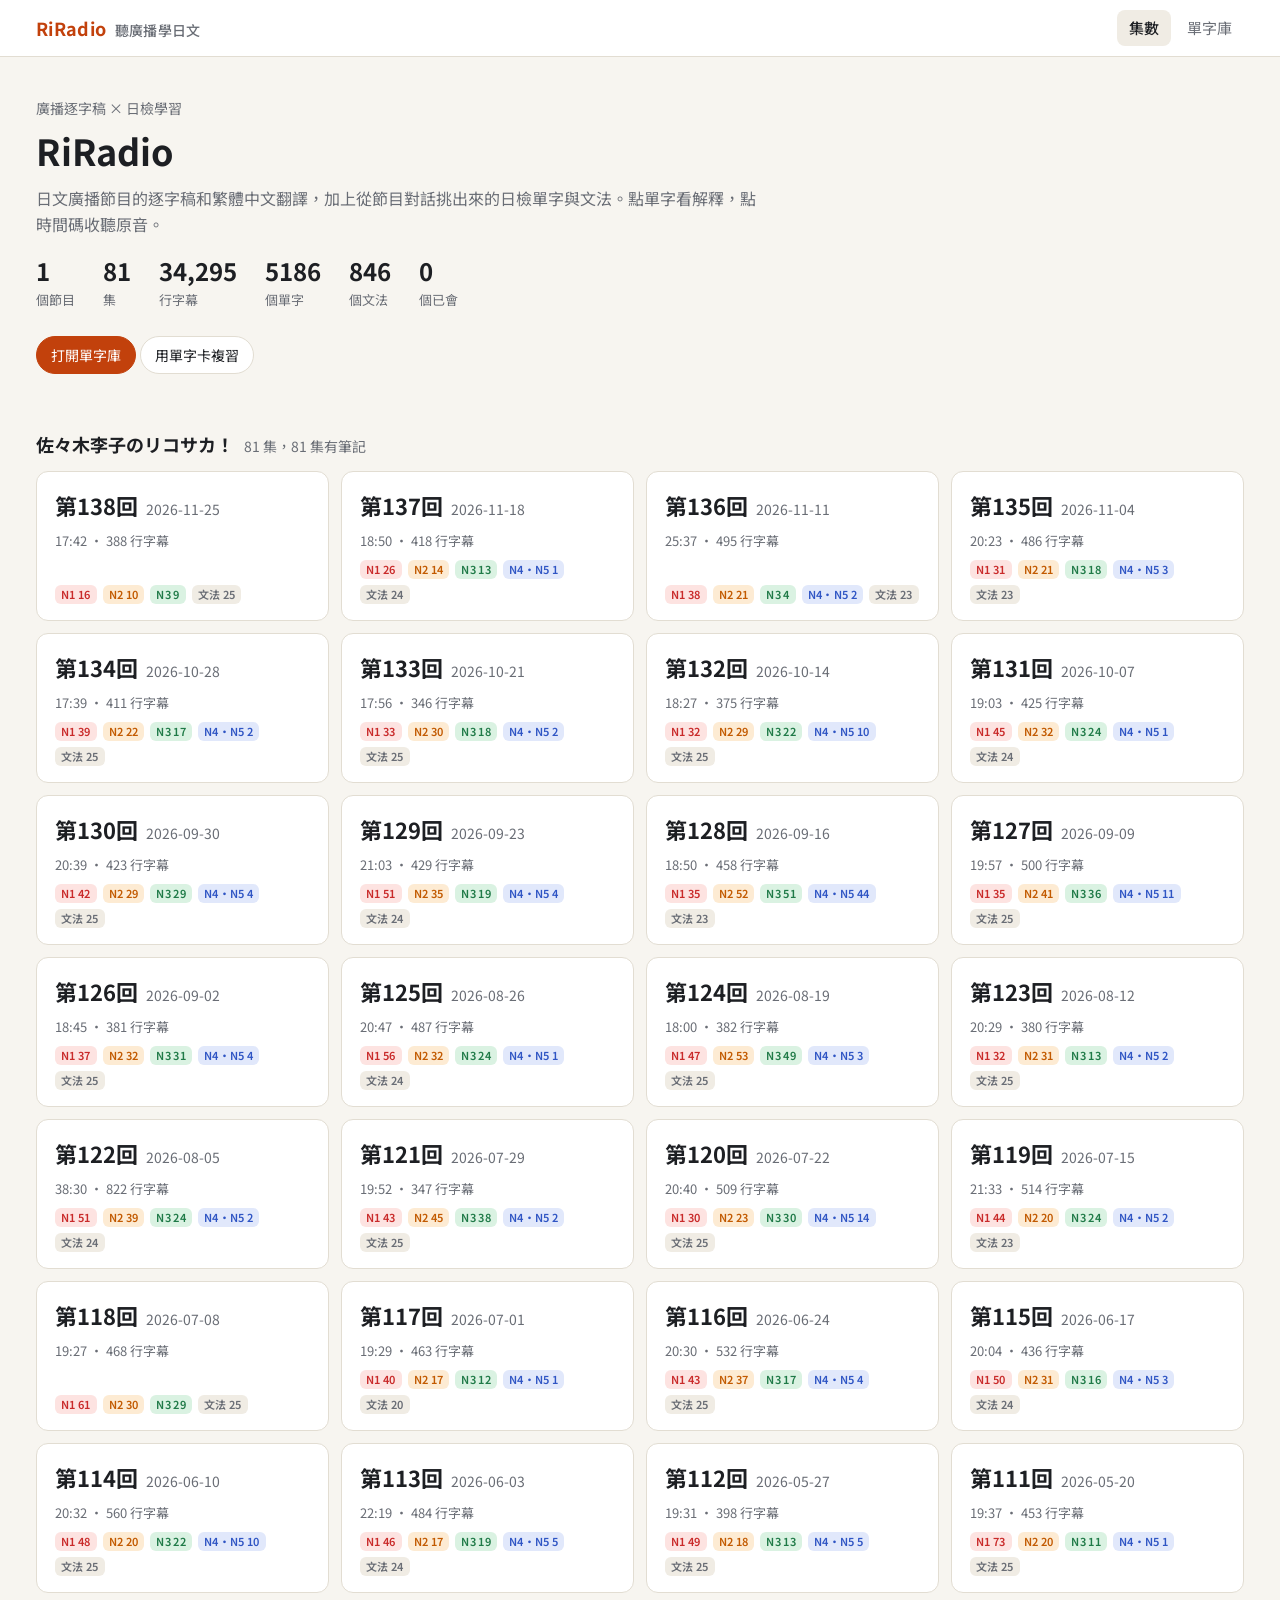
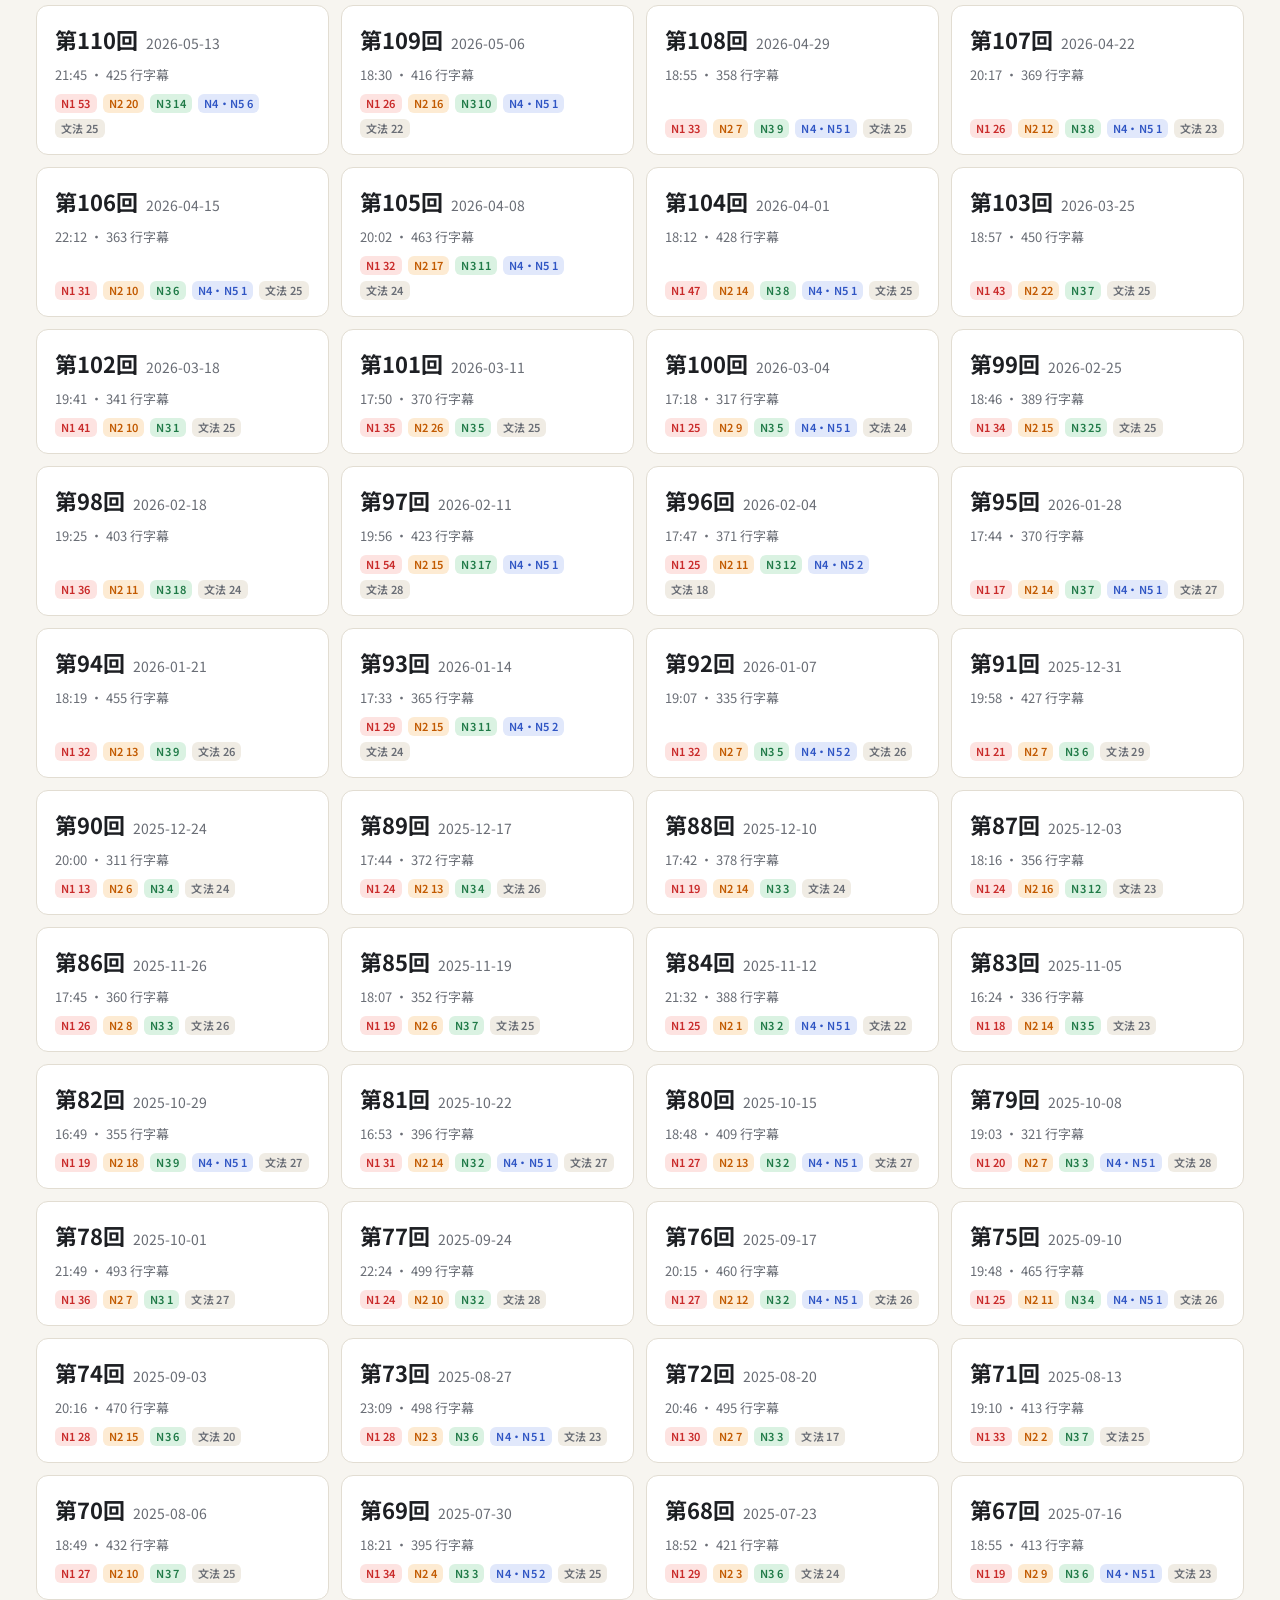
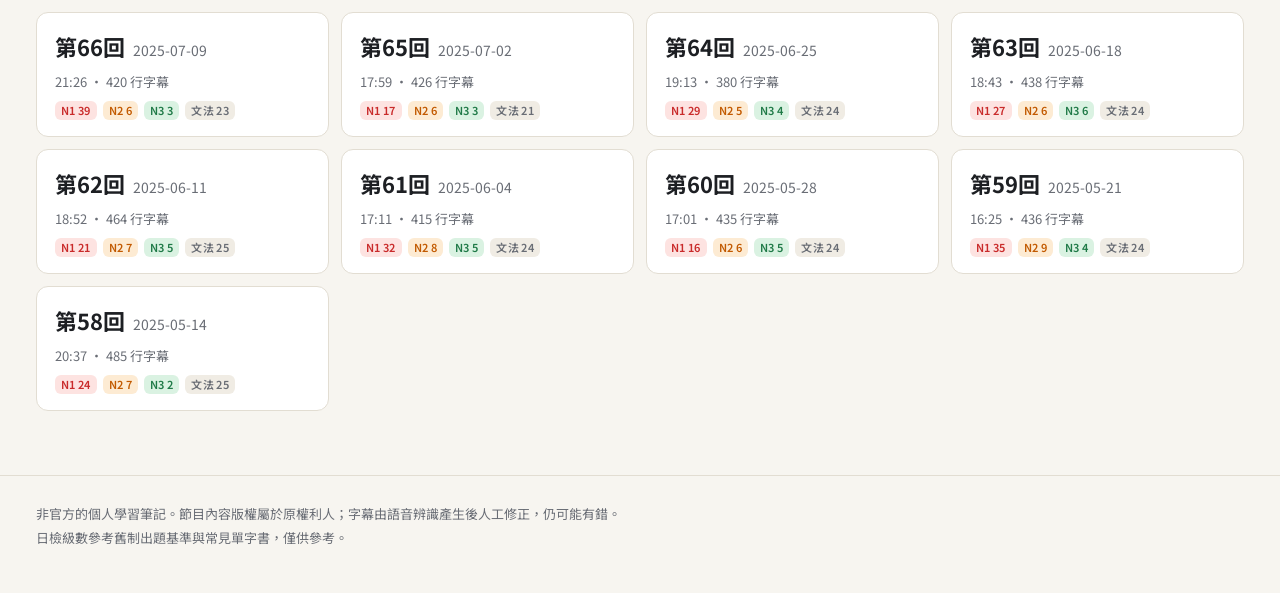
<file: docs/index.html>
<!doctype html>
<html lang="zh-Hant">
<head>
<meta charset="utf-8">
<meta name="viewport" content="width=device-width, initial-scale=1">
<title>RiRadio</title>
<meta name="description" content="日文廣播節目的逐字稿、繁體中文翻譯與日檢單字文法筆記（非官方）。">
<link rel="preconnect" href="https://fonts.googleapis.com">
<link rel="preconnect" href="https://fonts.gstatic.com" crossorigin>
<link rel="stylesheet" href="https://fonts.googleapis.com/css2?family=Noto+Sans+JP:wght@400;500;700&family=Noto+Sans+TC:wght@400;500;700&display=swap">
<link rel="stylesheet" href="assets/style.css">
<script type="module" src="assets/index.js"></script>
</head>
<body>
<header class="site-header">
  <div class="wrap">
    <a class="brand" href="./"><b>RiRadio</b><span>聽廣播學日文</span></a>
    <nav><a href="./" aria-current="page">集數</a><a href="words.html">單字庫</a></nav>
  </div>
</header>

<main class="wrap">
  <section class="hero">
    <p class="eyebrow">廣播逐字稿 × 日檢學習</p>
    <h1>RiRadio</h1>
    <p class="lead">日文廣播節目的逐字稿和繁體中文翻譯，加上從節目對話挑出來的日檢單字與文法。點單字看解釋，點時間碼收聽原音。</p>
    <ul class="stats" id="stats"></ul>
    <a class="btn primary" href="words.html">打開單字庫</a>
    <a class="btn" href="words.html#cards">用單字卡複習</a>
  </section>

  <div id="shows"><p class="empty">載入中…</p></div>
</main>

<footer class="site-footer">
  <div class="wrap">
    <p>非官方的個人學習筆記。節目內容版權屬於原權利人；字幕由語音辨識產生後人工修正，仍可能有錯。</p>
    <p>日檢級數參考舊制出題基準與常見單字書，僅供參考。</p>
  </div>
</footer>
</body>
</html>
</file>
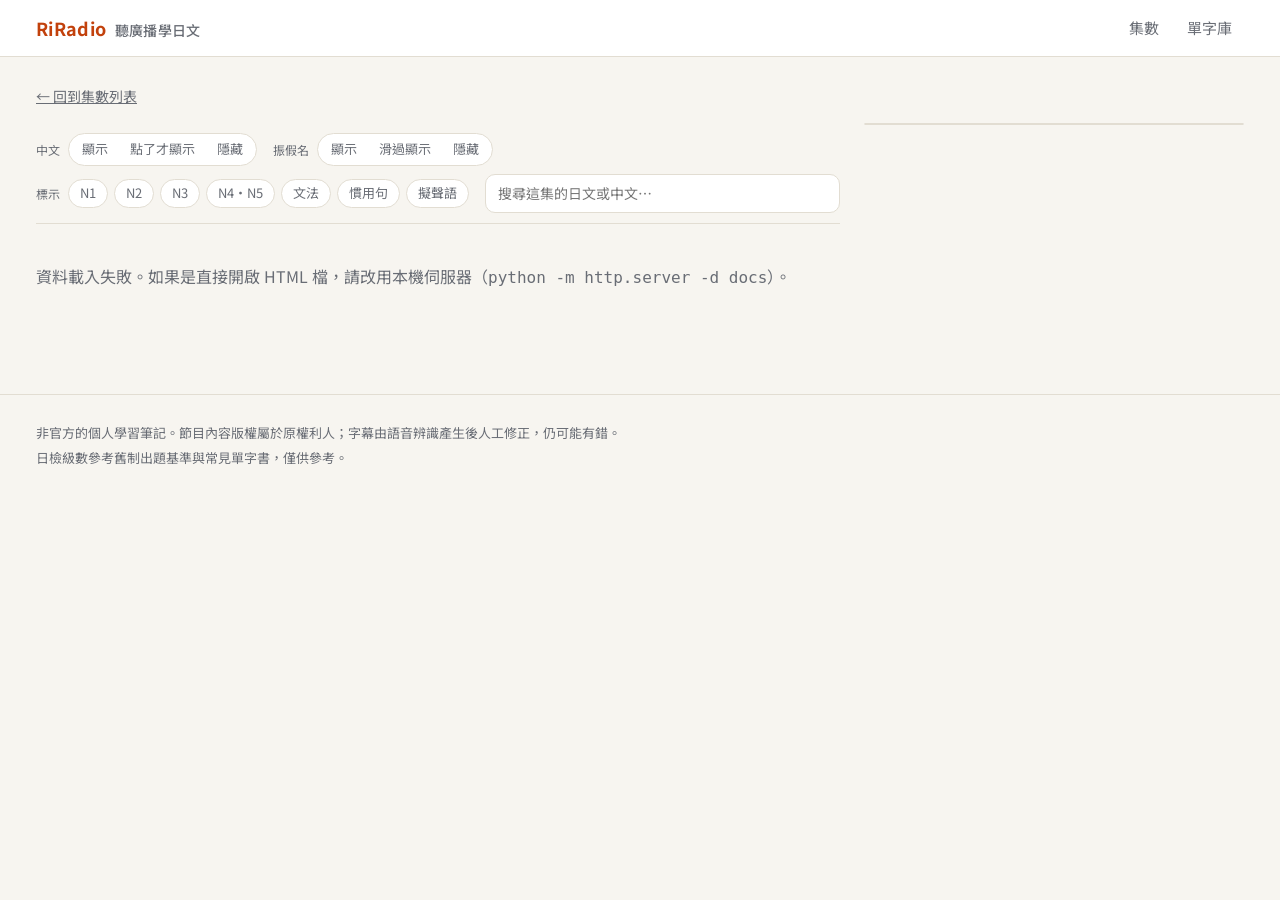
<file: docs/ep.html>
<!doctype html>
<html lang="zh-Hant">
<head>
<meta charset="utf-8">
<meta name="viewport" content="width=device-width, initial-scale=1">
<title>逐字稿 · RiRadio</title>
<link rel="preconnect" href="https://fonts.googleapis.com">
<link rel="preconnect" href="https://fonts.gstatic.com" crossorigin>
<link rel="stylesheet" href="https://fonts.googleapis.com/css2?family=Noto+Sans+JP:wght@400;500;700&family=Noto+Sans+TC:wght@400;500;700&display=swap">
<link rel="stylesheet" href="assets/style.css">
<script type="module" src="assets/ep.js"></script>
</head>
<body>
<header class="site-header">
  <div class="wrap">
    <a class="brand" href="./"><b>RiRadio</b><span>聽廣播學日文</span></a>
    <nav><a href="./">集數</a><a href="words.html">單字庫</a></nav>
  </div>
</header>

<main class="wrap">
  <section class="ep-head" id="ep-head"><p class="eyebrow">載入中…</p></section>

  <div class="pane-switch" role="tablist" id="pane-switch">
    <button role="tab" data-pane="transcript" aria-selected="true">逐字稿</button>
    <button role="tab" data-pane="notes" aria-selected="false">學習筆記</button>
  </div>

  <div class="ep-grid" id="ep-grid" data-pane="transcript">
    <div class="transcript-col">
      <div class="toolbar" id="toolbar">
        <div class="tb-group"><span class="tb-label">中文</span>
          <div class="seg" data-pref="zh"><button data-v="show">顯示</button><button data-v="tap">點了才顯示</button><button data-v="hide">隱藏</button></div>
        </div>
        <div class="tb-group"><span class="tb-label">振假名</span>
          <div class="seg" data-pref="rt"><button data-v="show">顯示</button><button data-v="hover">滑過顯示</button><button data-v="hide">隱藏</button></div>
        </div>
        <div class="tb-group"><span class="tb-label">標示</span>
          <div class="chips" id="hl-chips">
            <button class="chip lv-n1" data-k="N1">N1</button>
            <button class="chip lv-n2" data-k="N2">N2</button>
            <button class="chip lv-n3" data-k="N3">N3</button>
            <button class="chip lv-n4" data-k="N4-5">N4・N5</button>
            <button class="chip k-g" data-k="g">文法</button>
            <button class="chip k-i" data-k="i">慣用句</button>
            <button class="chip k-o" data-k="o">擬聲語</button>
          </div>
        </div>
        <div class="tb-group tb-search"><input class="search" type="search" id="q" placeholder="搜尋這集的日文或中文…" aria-label="搜尋這集"></div>
      </div>
      <p class="search-info" id="search-info" hidden></p>
      <section class="transcript" id="transcript" aria-label="逐字稿"></section>
    </div>
    <aside class="notes" id="notes" aria-label="學習筆記"></aside>
  </div>
</main>

<div class="pop" id="pop" role="dialog" hidden></div>

<footer class="site-footer">
  <div class="wrap">
    <p>非官方的個人學習筆記。節目內容版權屬於原權利人；字幕由語音辨識產生後人工修正，仍可能有錯。</p>
    <p>日檢級數參考舊制出題基準與常見單字書，僅供參考。</p>
  </div>
</footer>
</body>
</html>
</file>
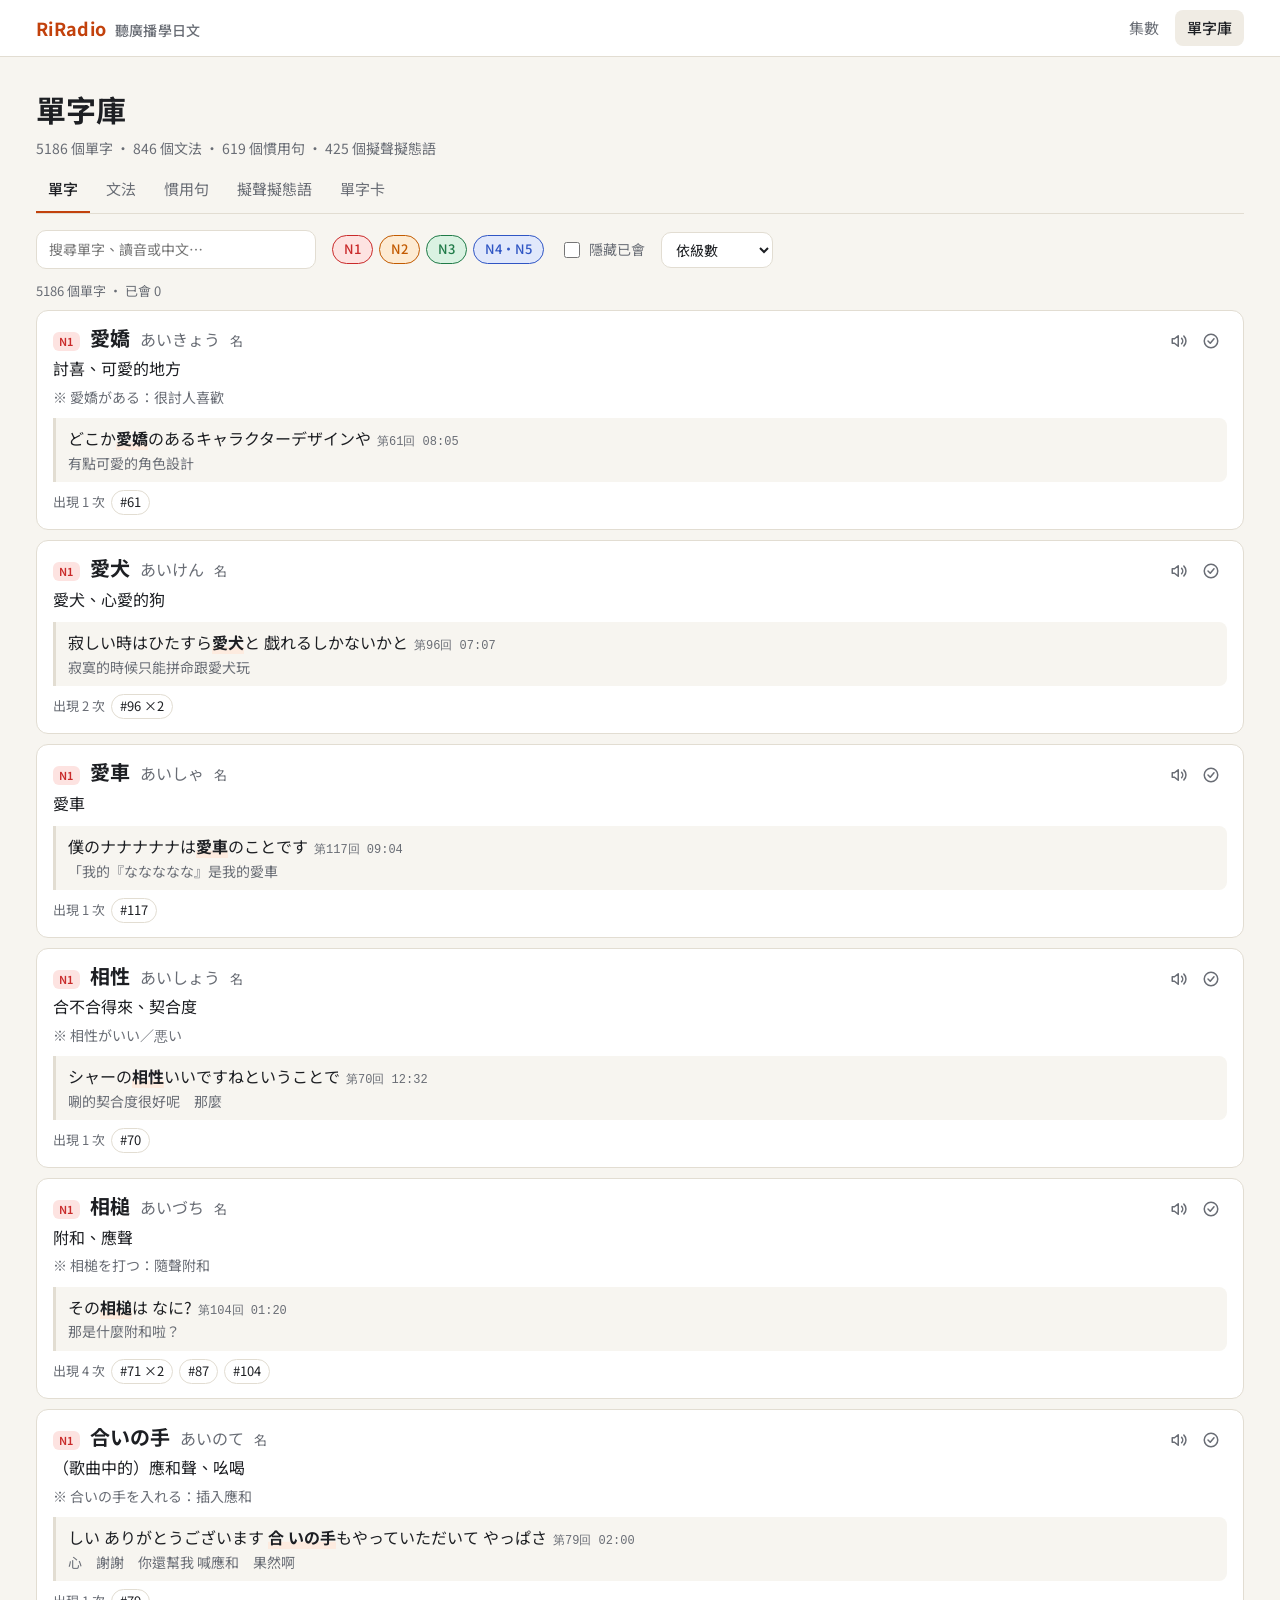
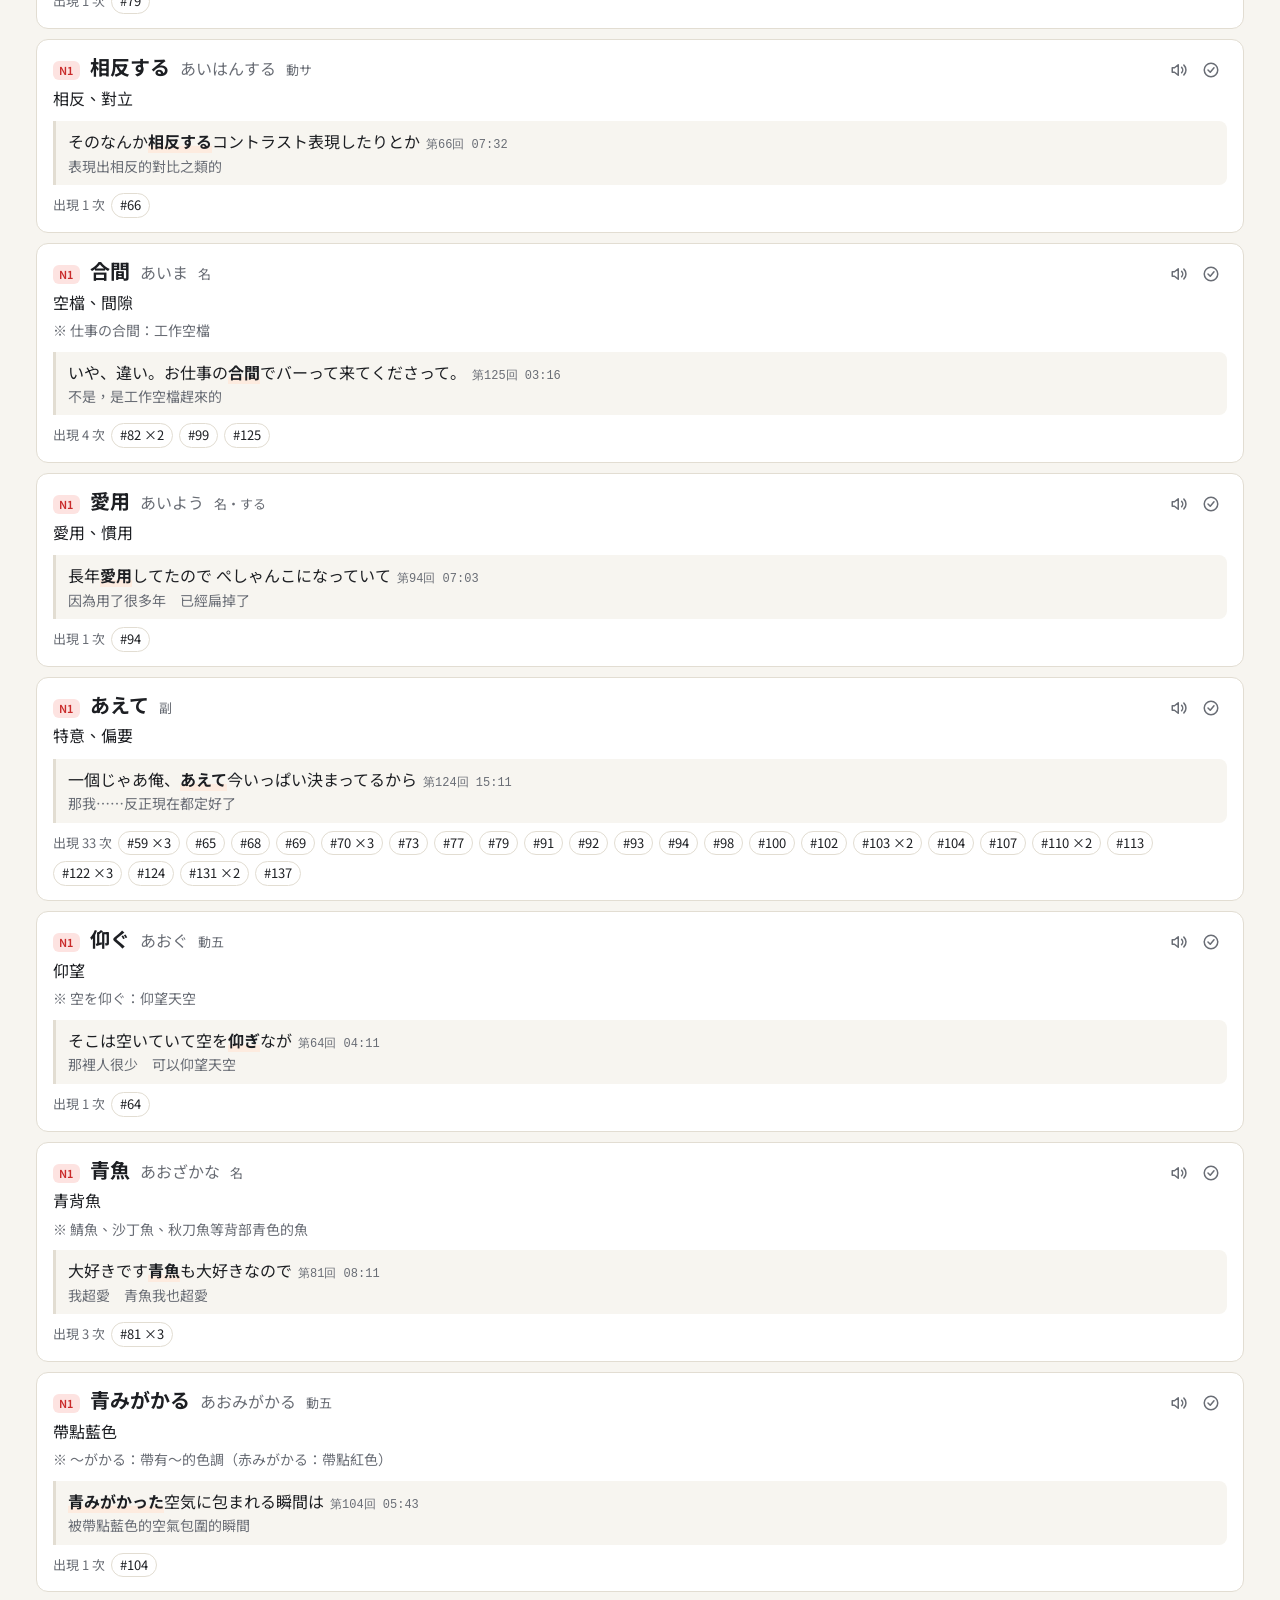
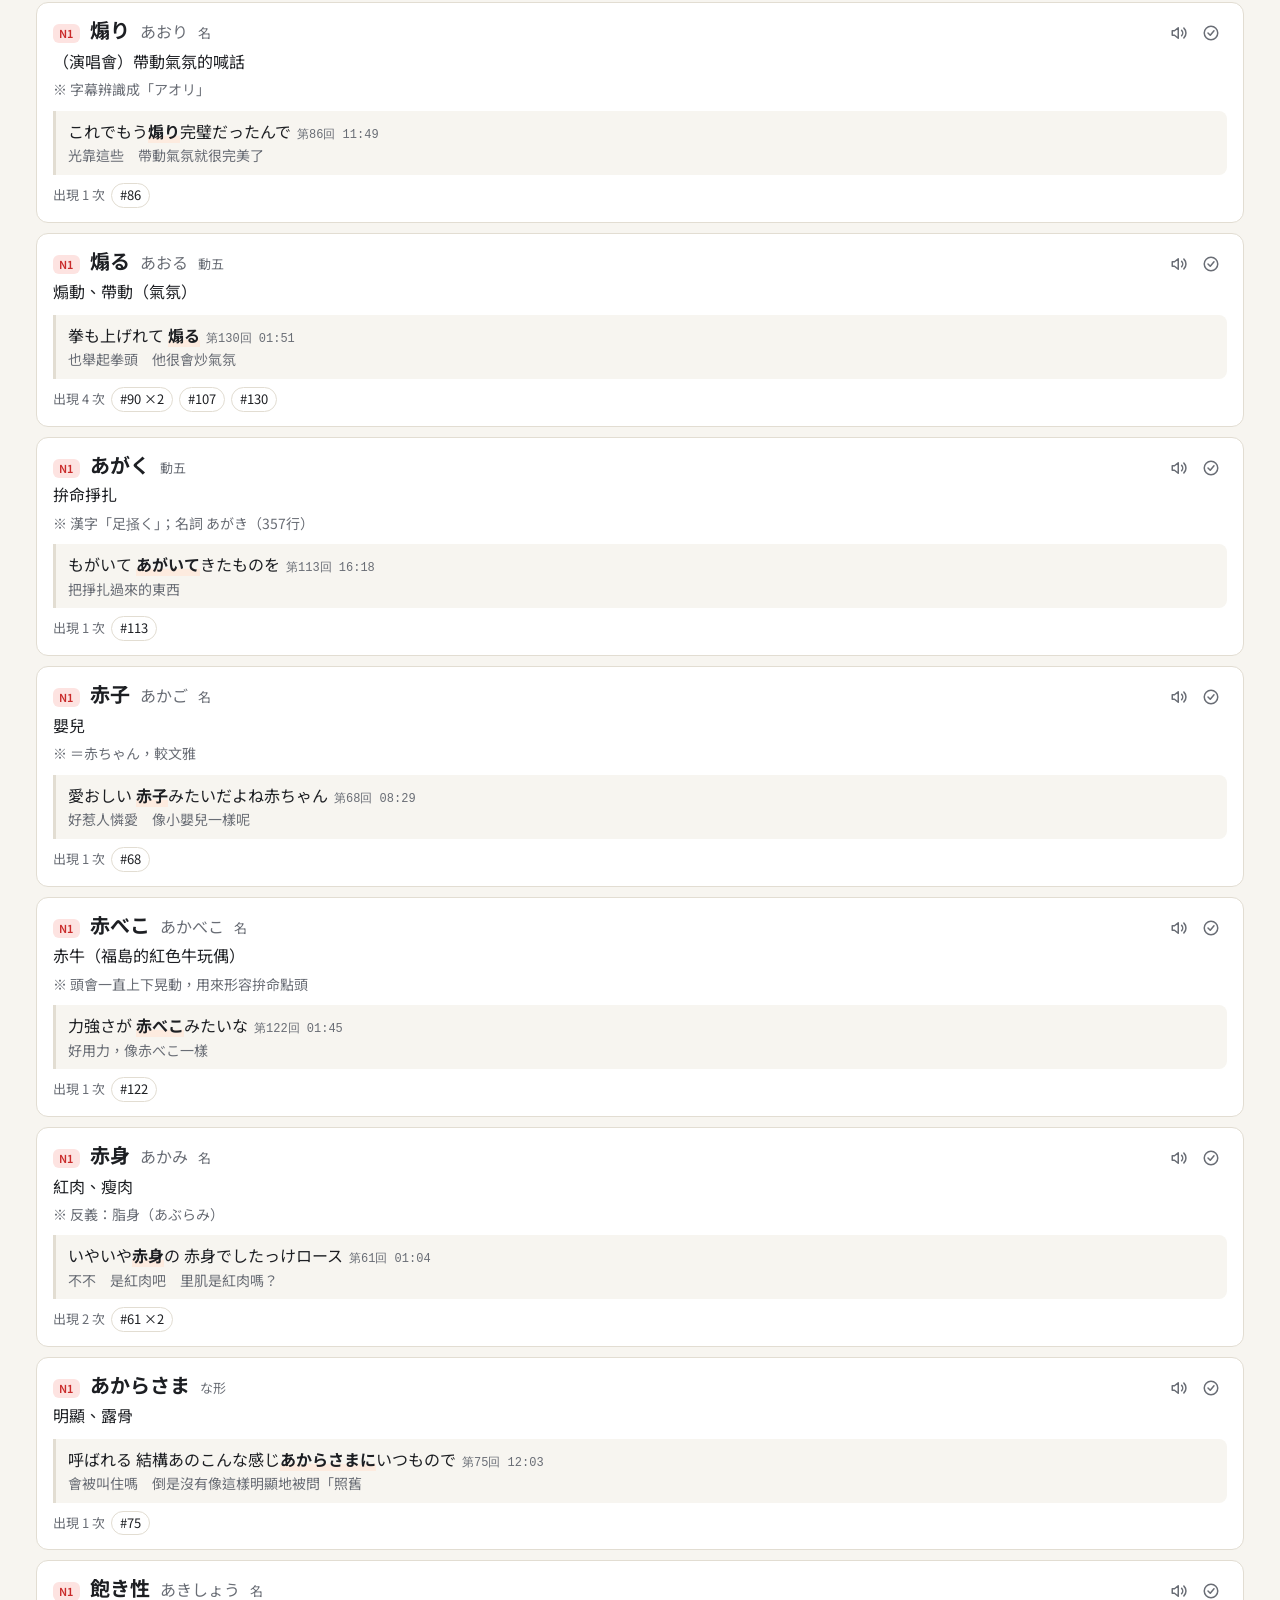
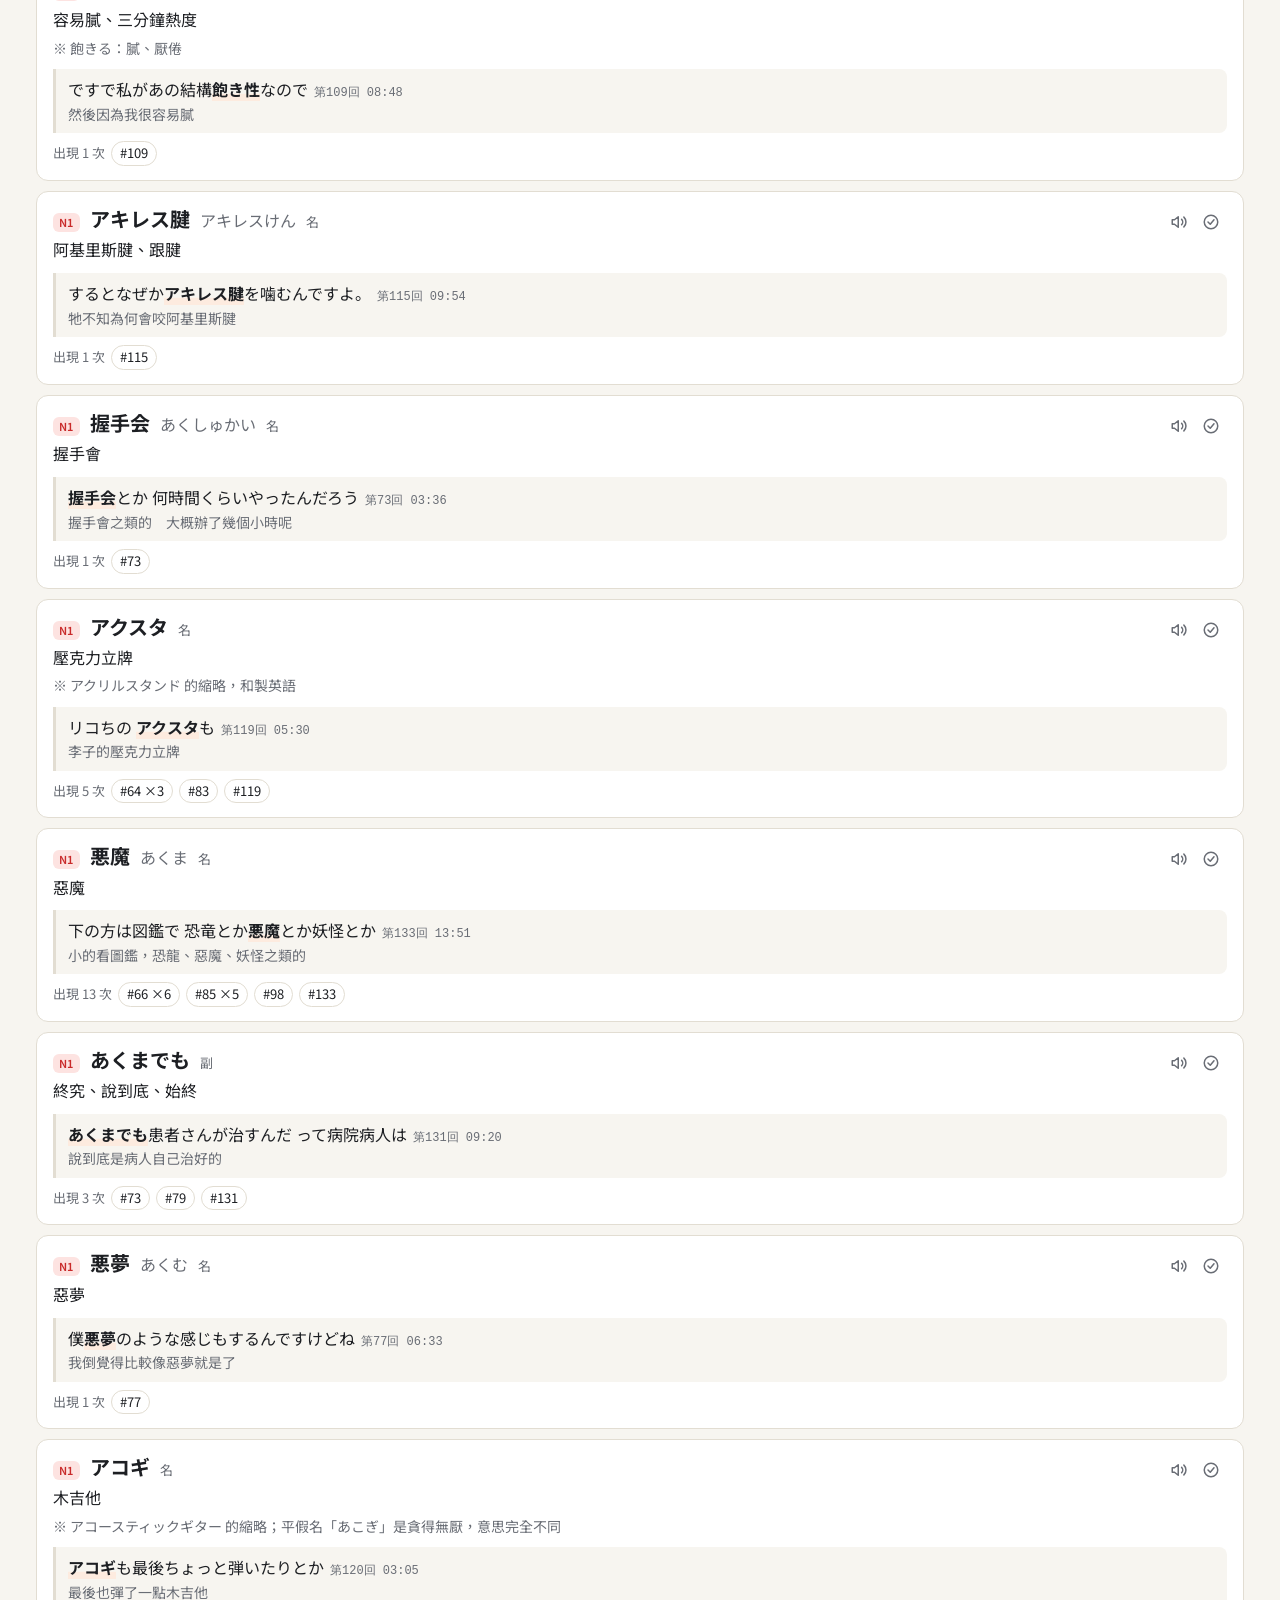
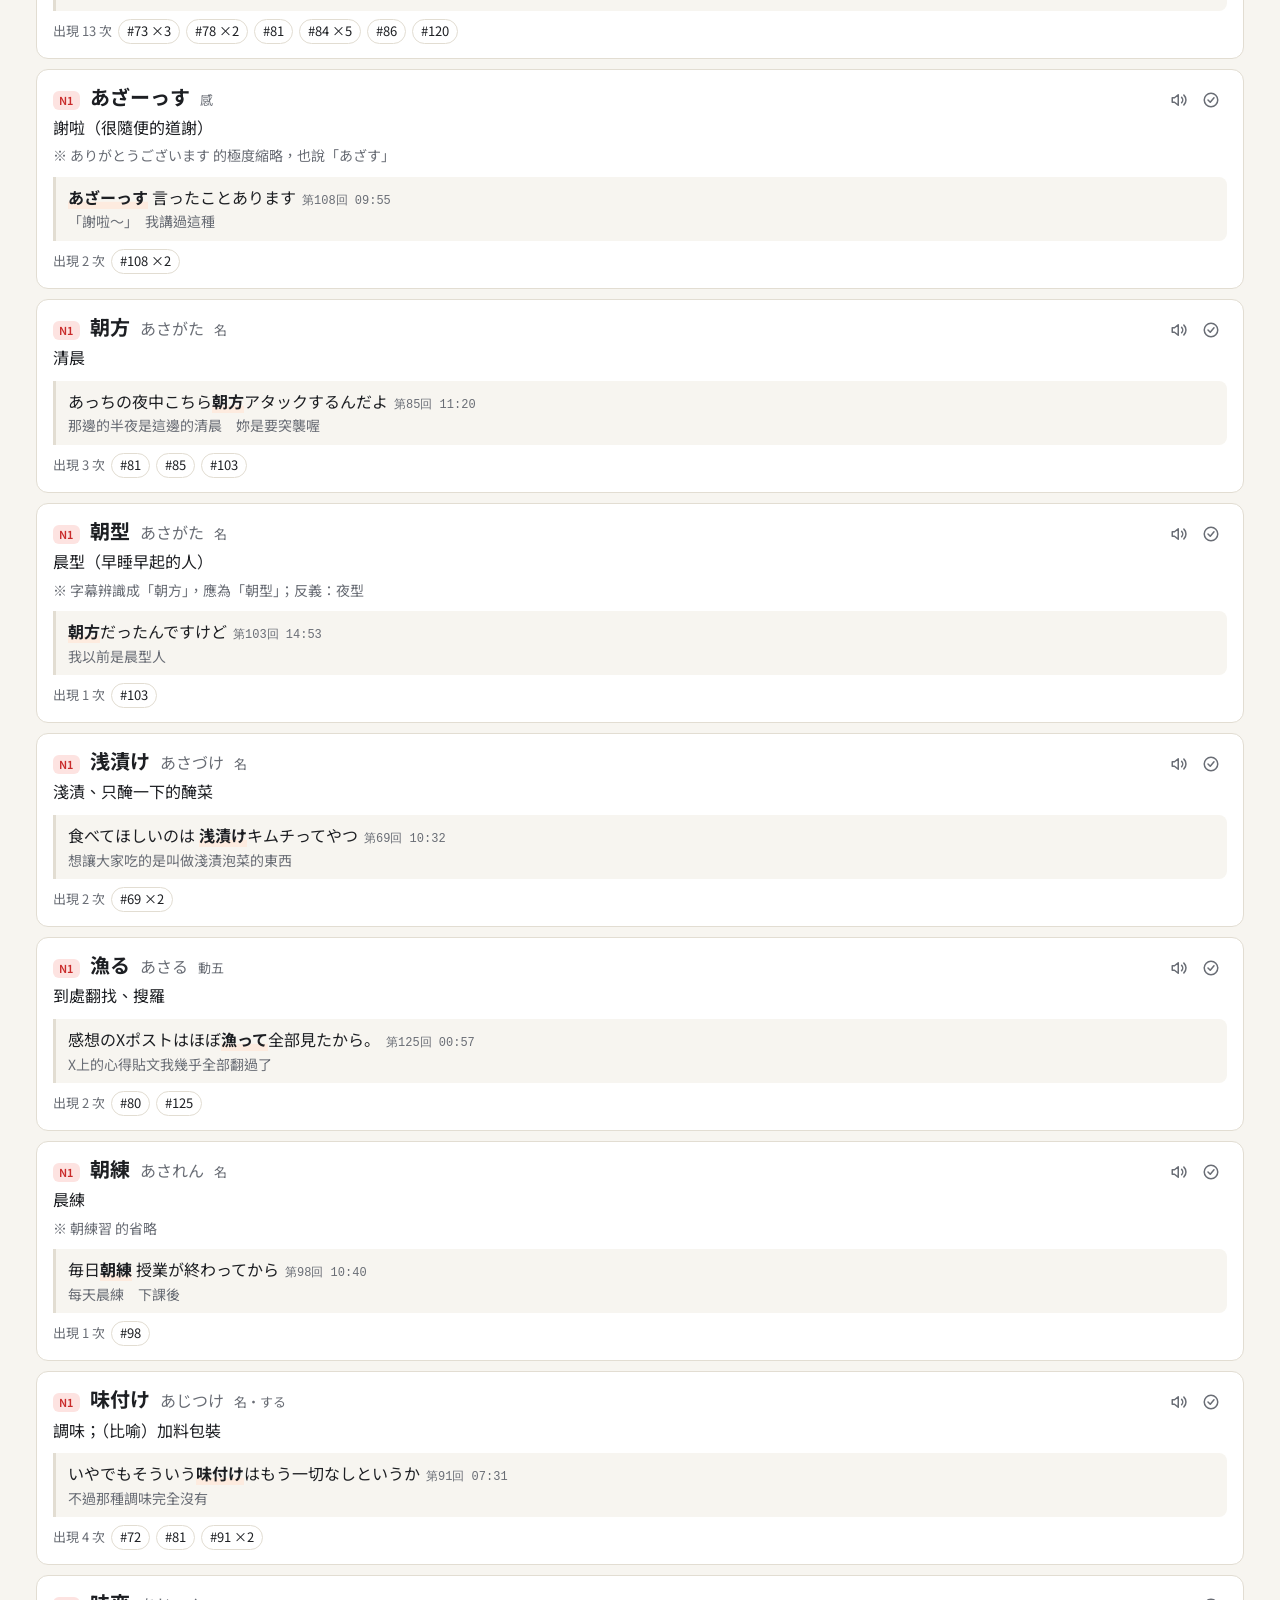
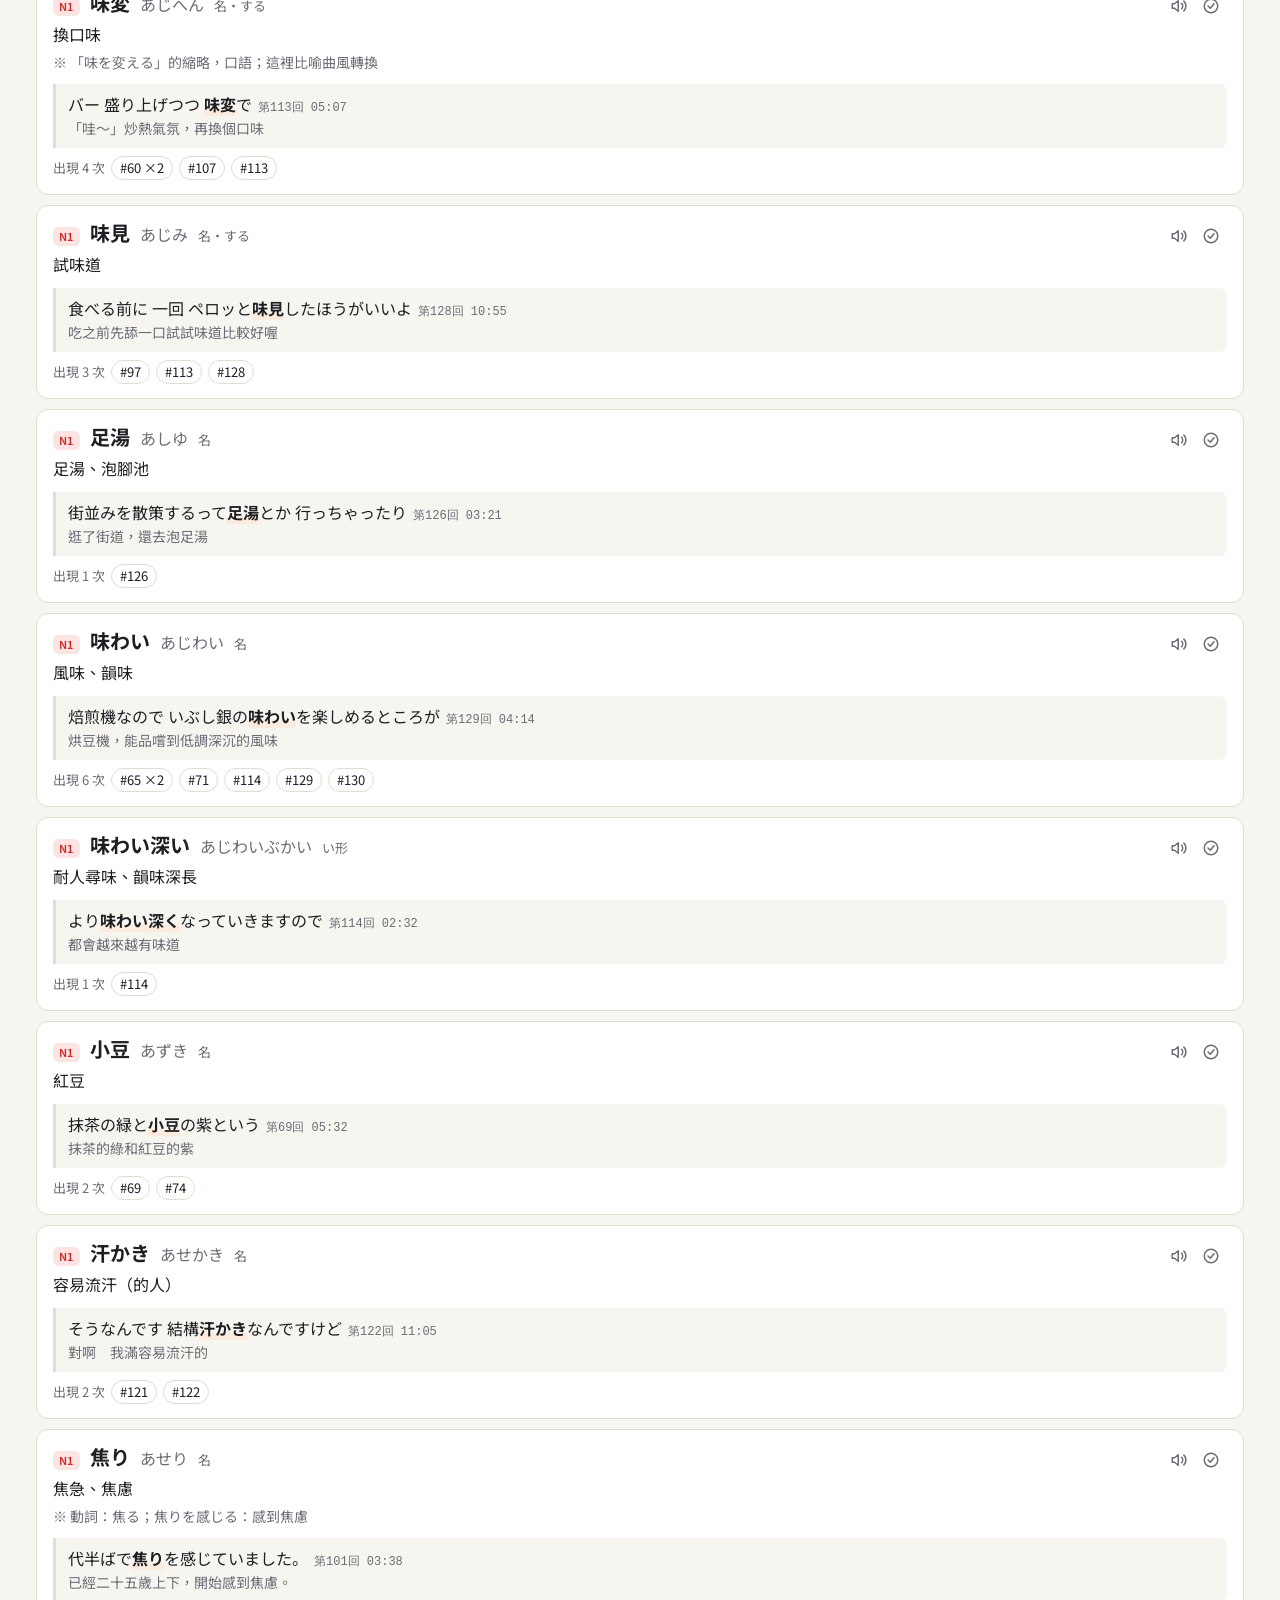
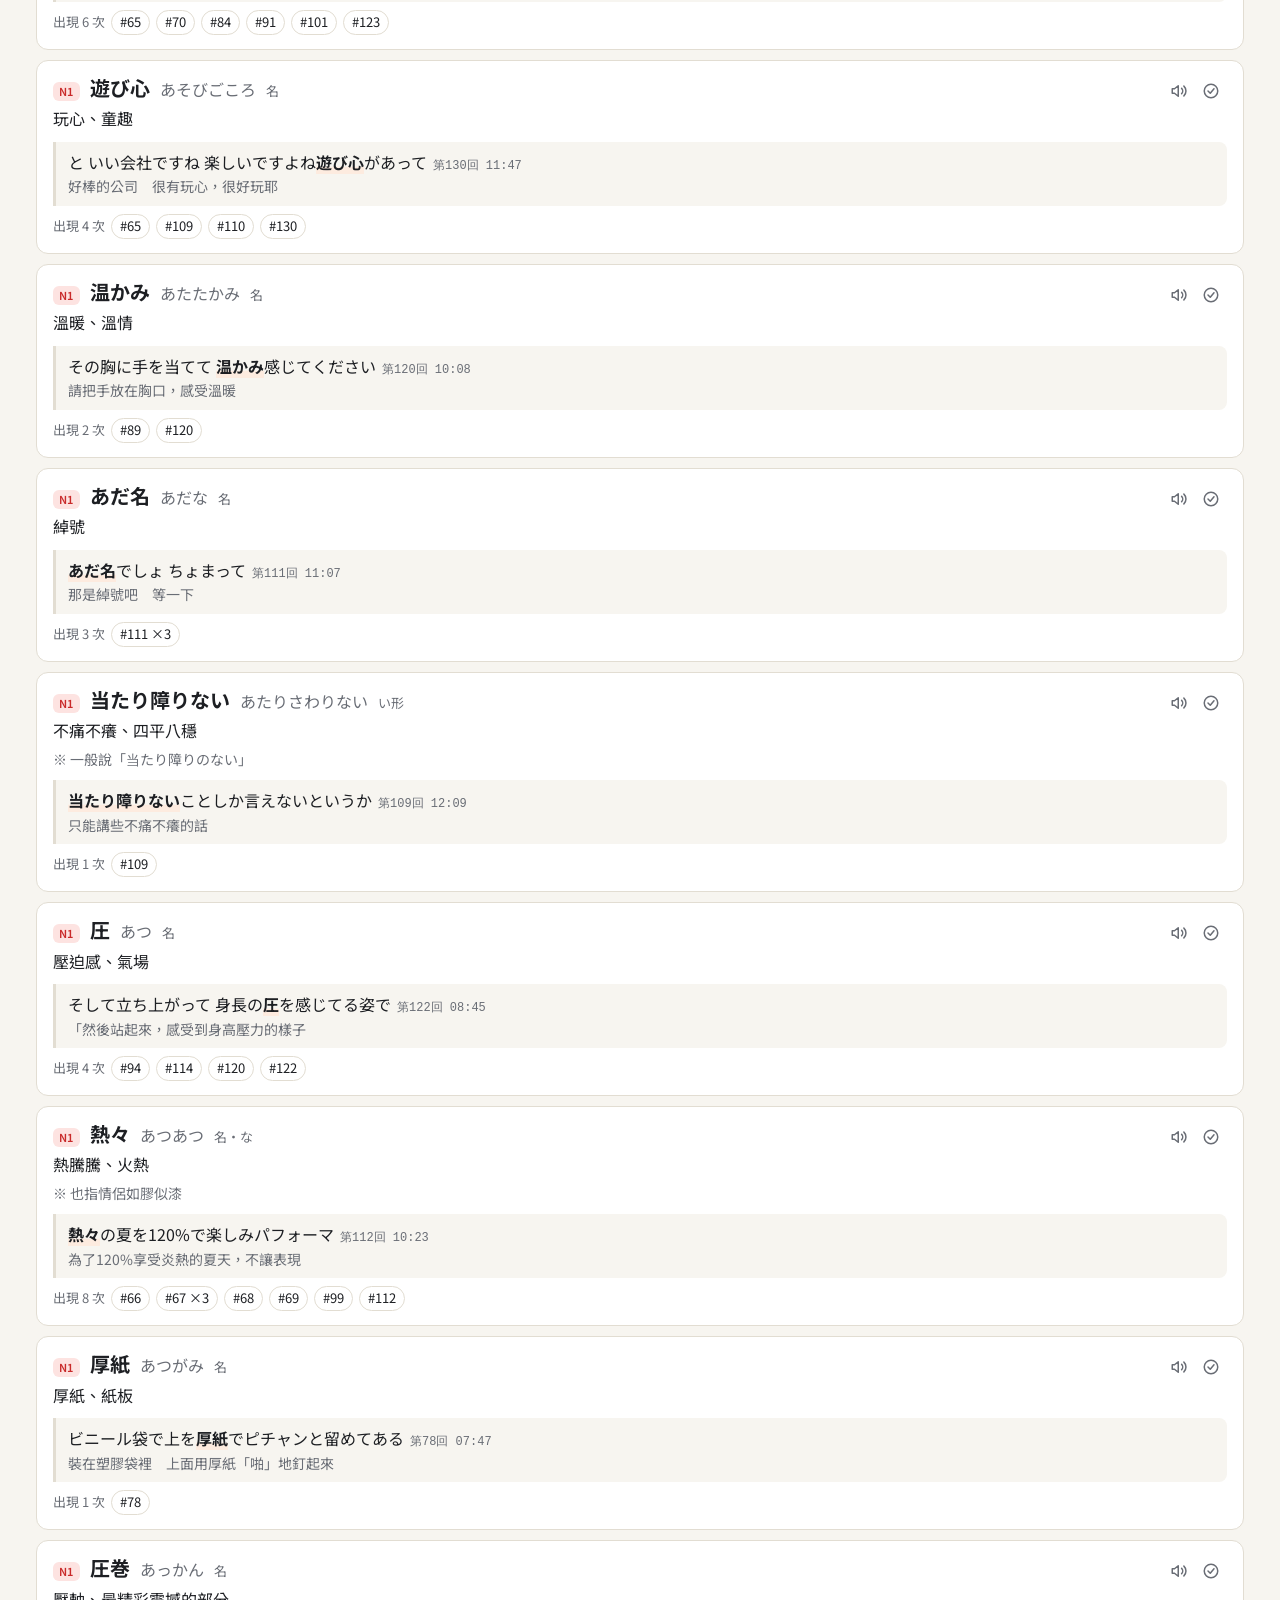
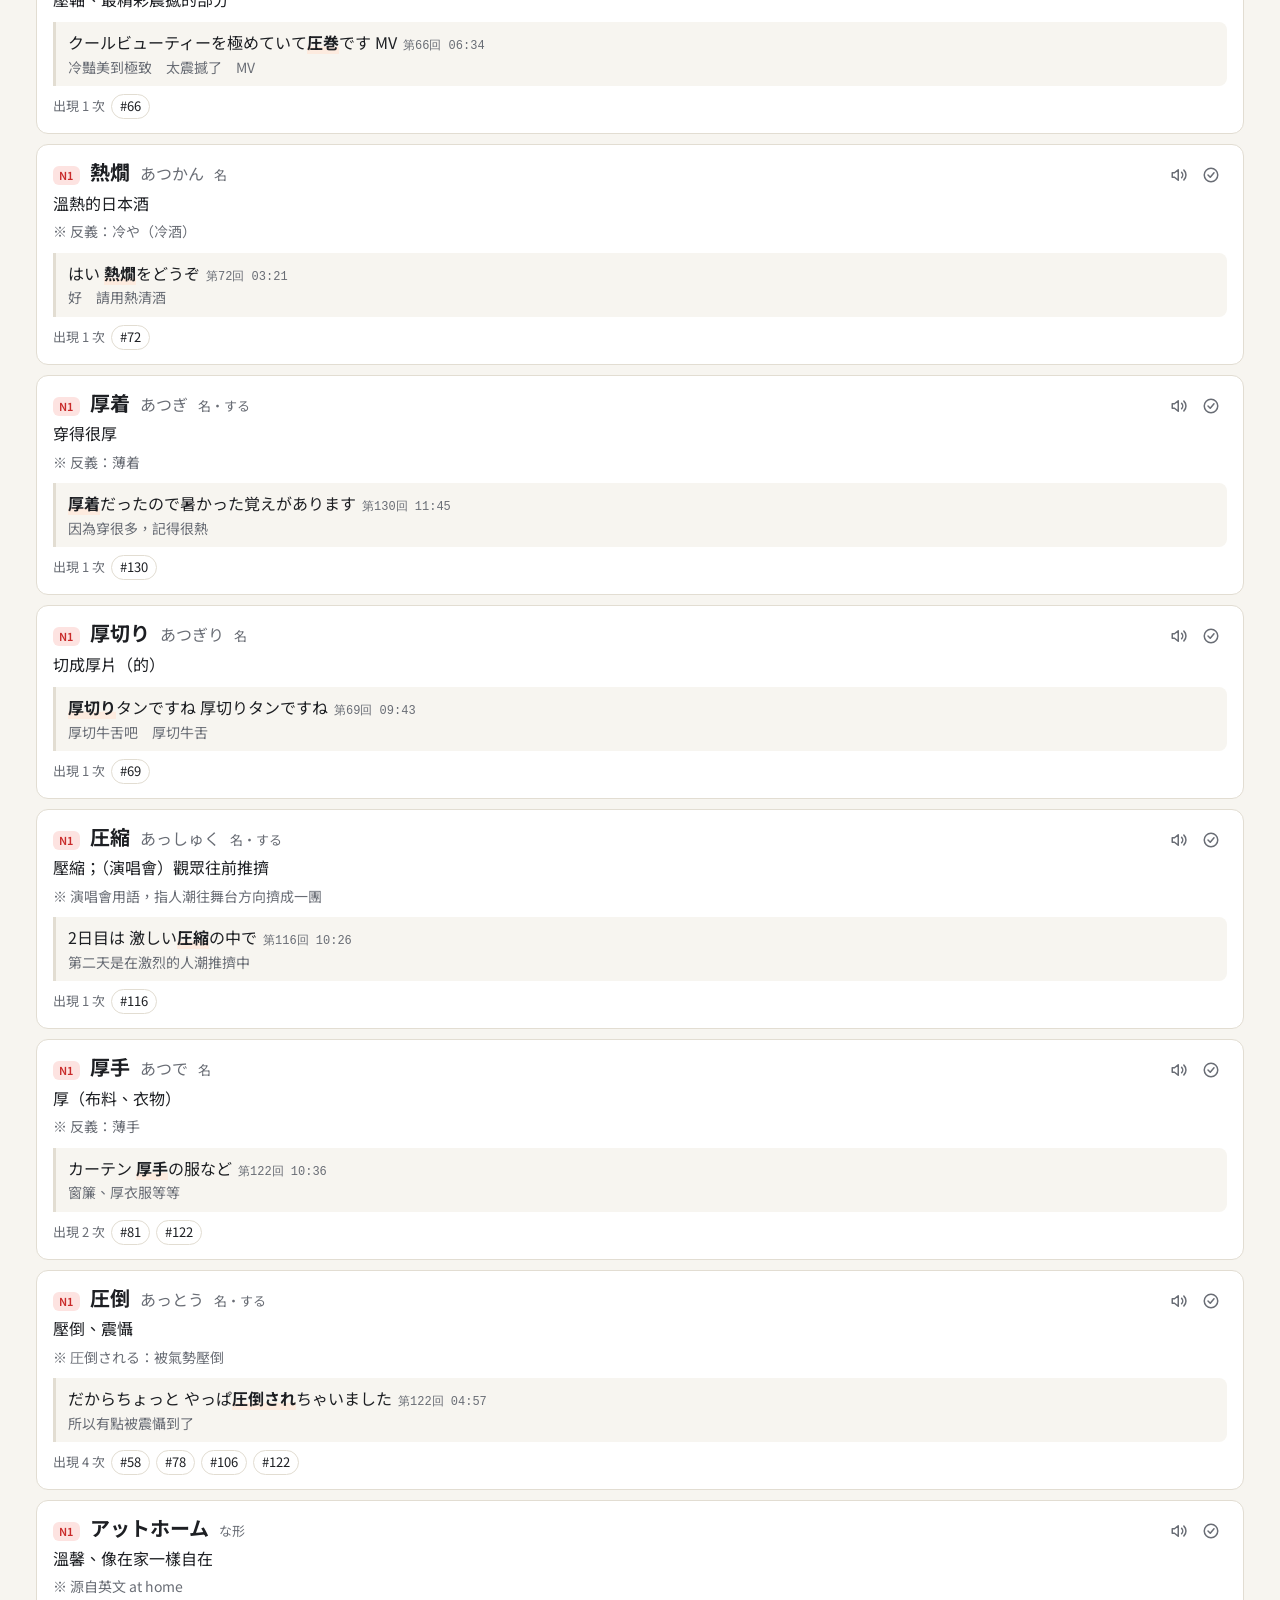
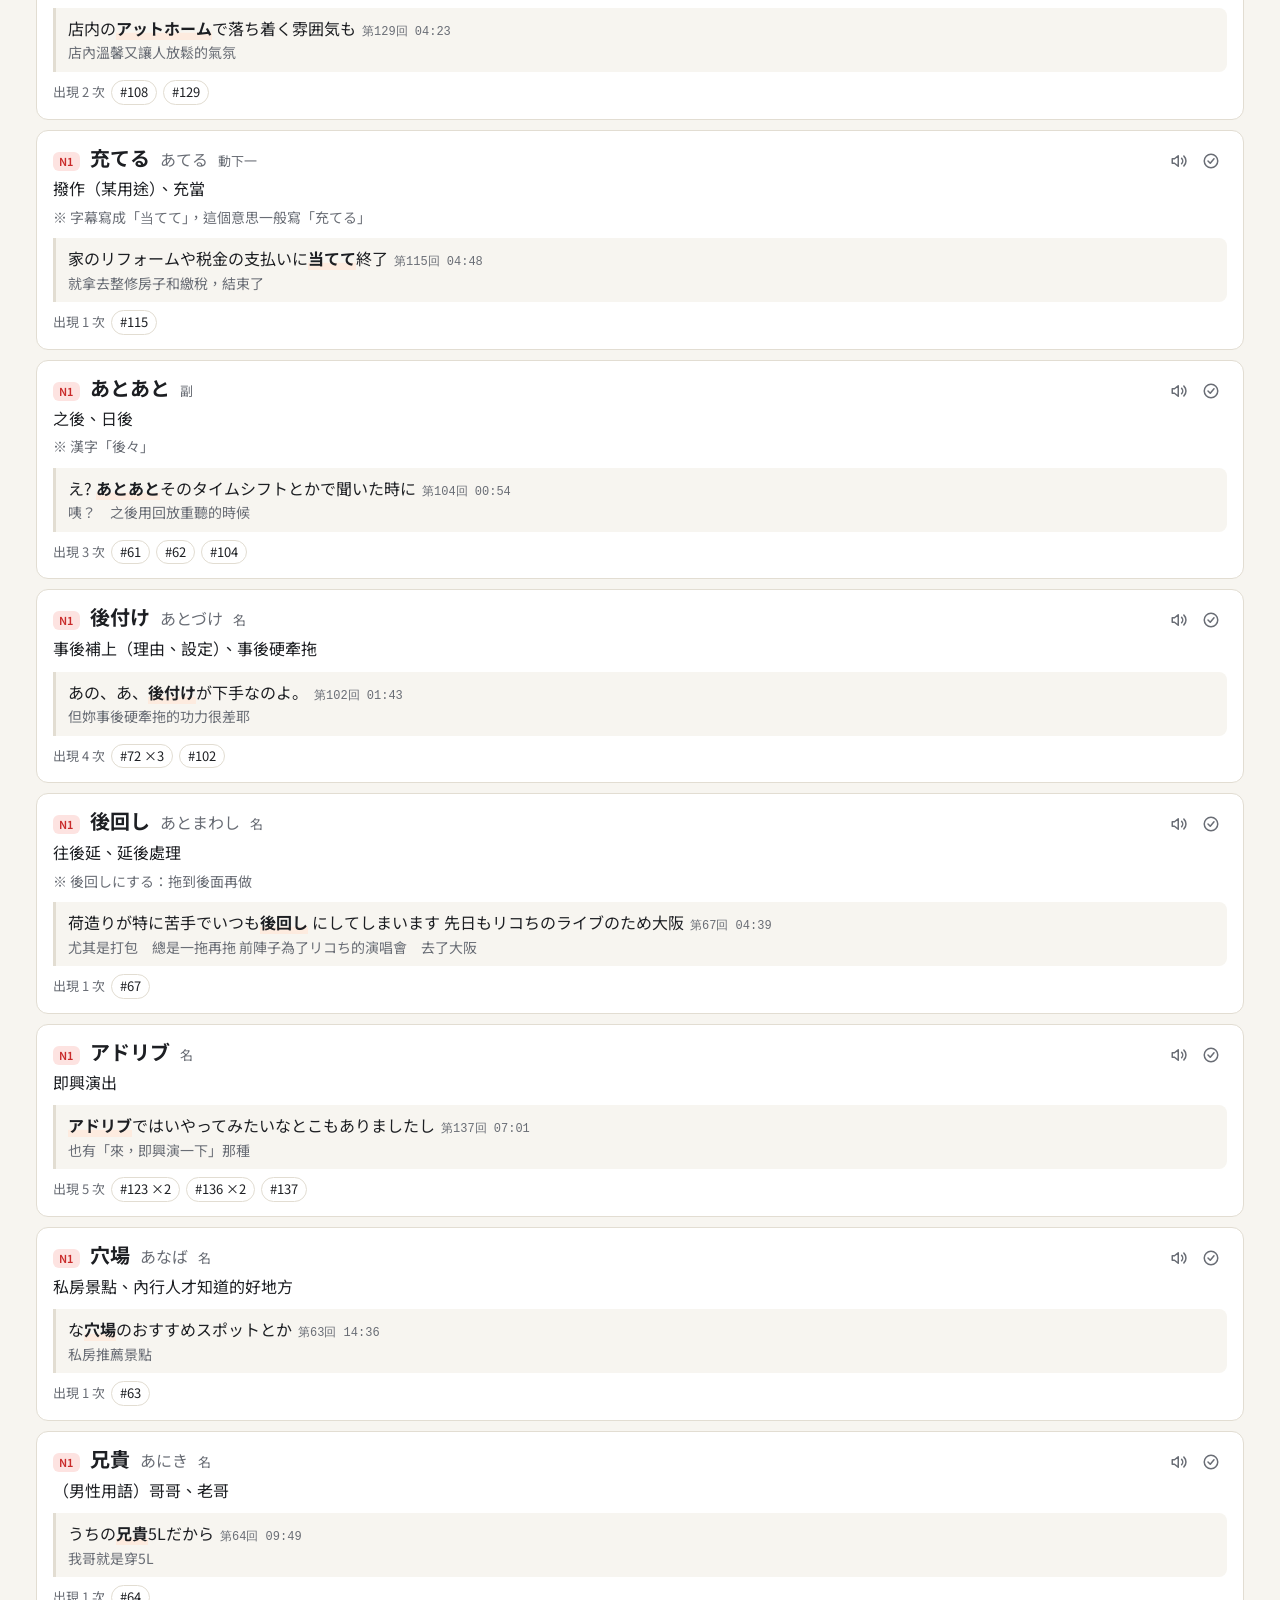
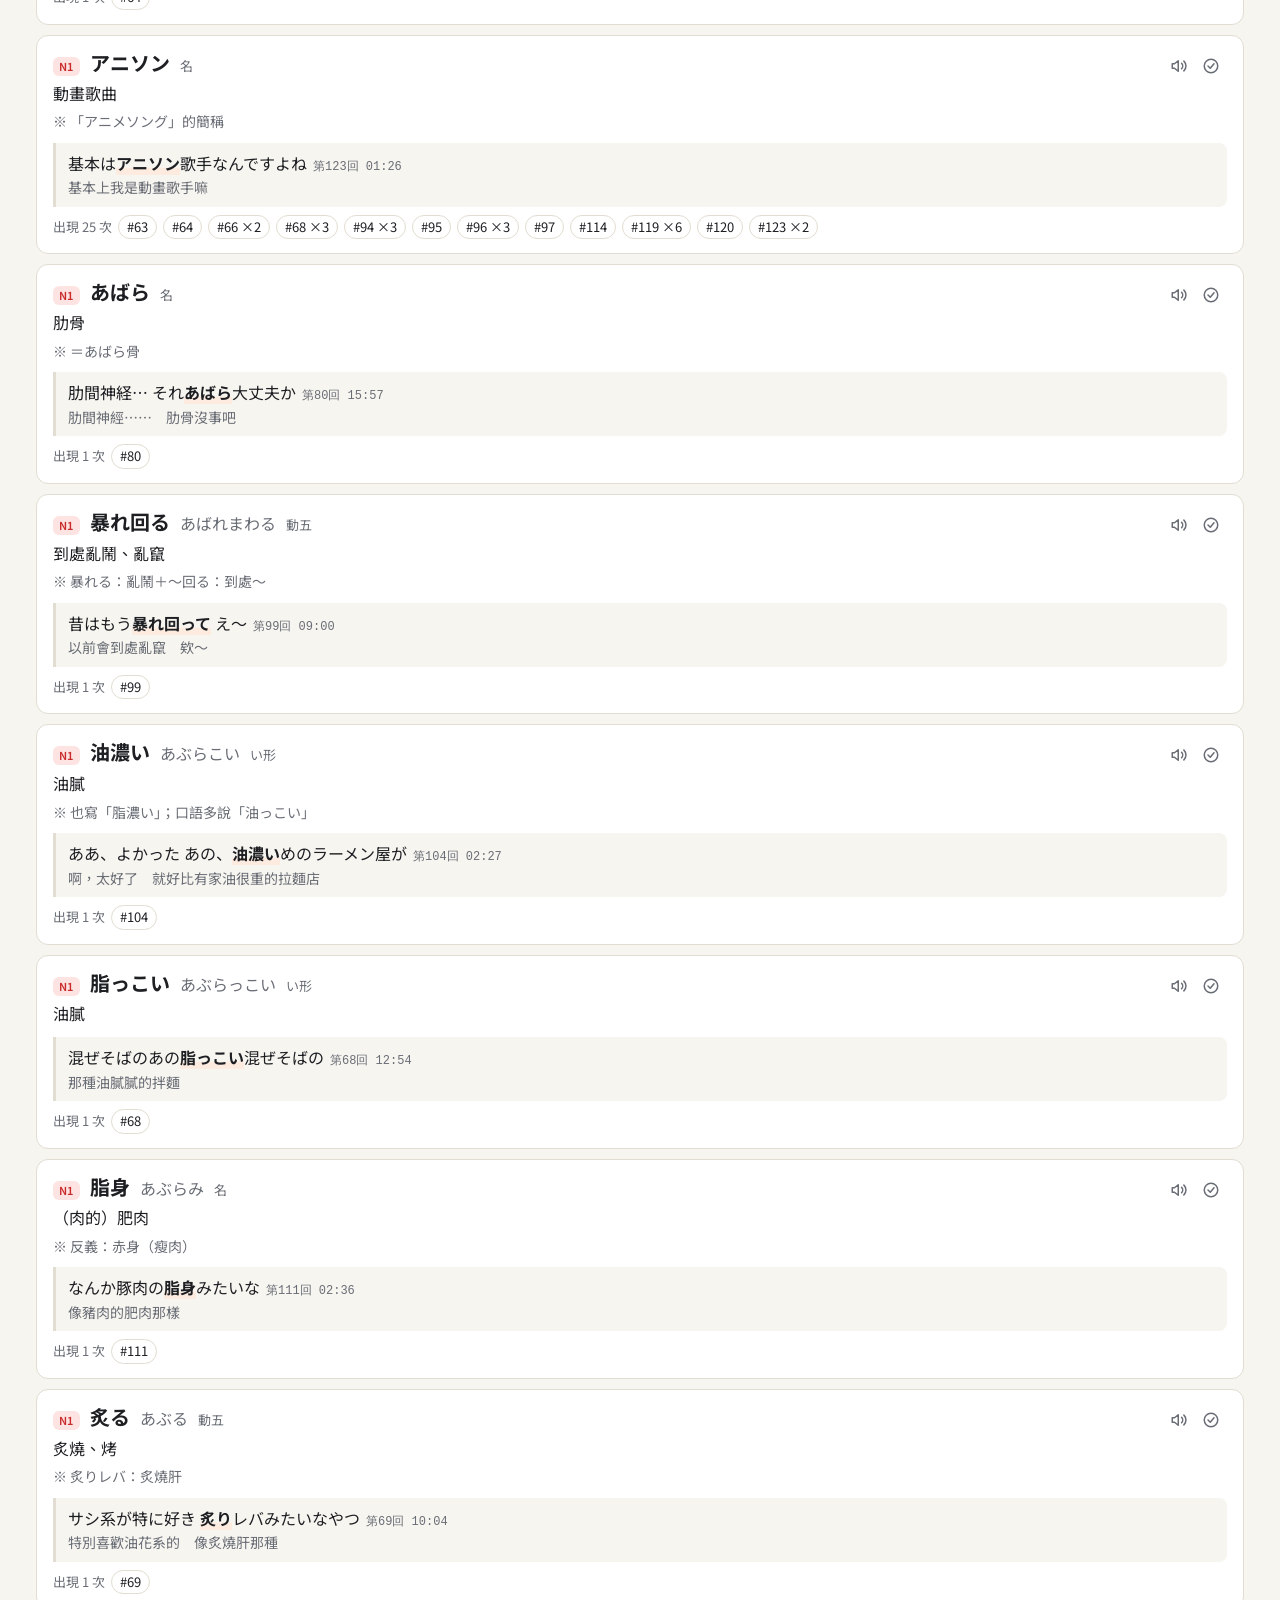
<file: docs/words.html>
<!doctype html>
<html lang="zh-Hant">
<head>
<meta charset="utf-8">
<meta name="viewport" content="width=device-width, initial-scale=1">
<title>單字庫 · RiRadio</title>
<link rel="preconnect" href="https://fonts.googleapis.com">
<link rel="preconnect" href="https://fonts.gstatic.com" crossorigin>
<link rel="stylesheet" href="https://fonts.googleapis.com/css2?family=Noto+Sans+JP:wght@400;500;700&family=Noto+Sans+TC:wght@400;500;700&display=swap">
<link rel="stylesheet" href="assets/style.css">
<script type="module" src="assets/words.js"></script>
</head>
<body>
<header class="site-header">
  <div class="wrap">
    <a class="brand" href="./"><b>RiRadio</b><span>聽廣播學日文</span></a>
    <nav><a href="./">集數</a><a href="words.html" aria-current="page">單字庫</a></nav>
  </div>
</header>

<main class="wrap">
  <section class="words-head">
    <h1>單字庫</h1>
    <p class="eyebrow" id="summary">載入中…</p>
  </section>

  <div class="words-tabs" role="tablist" id="tabs">
    <button role="tab" data-tab="vocab">單字</button>
    <button role="tab" data-tab="grammar">文法</button>
    <button role="tab" data-tab="idioms">慣用句</button>
    <button role="tab" data-tab="onomatopoeia">擬聲擬態語</button>
    <button role="tab" data-tab="cards">單字卡</button>
  </div>

  <div class="filters" id="filters">
    <input class="search" type="search" id="q" placeholder="搜尋單字、讀音或中文…" aria-label="搜尋">
    <div class="chips" id="lv-chips">
      <button class="chip lv-n1" data-lv="N1">N1</button>
      <button class="chip lv-n2" data-lv="N2">N2</button>
      <button class="chip lv-n3" data-lv="N3">N3</button>
      <button class="chip lv-n4" data-lv="N4-5">N4・N5</button>
    </div>
    <label class="check" id="hk-wrap"><input type="checkbox" id="hide-known"> 隱藏已會</label>
    <select id="sort" aria-label="排序">
      <option value="level">依級數</option>
      <option value="freq">依出現次數</option>
      <option value="kana">依讀音</option>
    </select>
  </div>
  <p class="result-count" id="count"></p>
  <div id="list"></div>
</main>

<footer class="site-footer">
  <div class="wrap">
    <p>「已會」的標記只存在這個瀏覽器裡，換裝置或清除網站資料就會消失。</p>
    <p>日檢級數參考舊制出題基準與常見單字書，僅供參考。</p>
  </div>
</footer>
</body>
</html>
</file>
<file: docs/assets/style.css>
:root {
  --bg: #f7f5f0;
  --surface: #ffffff;
  --surface-2: #f0ece4;
  --text: #1d1f23;
  --muted: #696d75;
  --border: #e2ddd2;
  --accent: #c2410c;
  --accent-soft: #fdebdf;
  --focus: #2563eb;
  --n1: #c92a2a; --n1-bg: #fde3e1;
  --n2: #c25a00; --n2-bg: #fdebd3;
  --n3: #1f7a47; --n3-bg: #daf2e2;
  --n4: #2f55c4; --n4-bg: #e1e8fb;
  --gram: #8a44c2;
  --idiom: #0b7a80;
  --ono: #b8327a; --ono-bg: #fbe3f0;
  --flash: #ffefa3;
  --shadow: 0 1px 2px rgba(0, 0, 0, .05), 0 10px 30px rgba(0, 0, 0, .10);
  --radius: 12px;
  --font-ui: "Noto Sans TC", "PingFang TC", "Microsoft JhengHei", system-ui, sans-serif;
  --font-ja: "Noto Sans JP", "Hiragino Sans", "Yu Gothic UI", "Meiryo", sans-serif;
  color-scheme: light;
}
@media (prefers-color-scheme: dark) {
  :root {
    --bg: #15171b;
    --surface: #1d2025;
    --surface-2: #262a31;
    --text: #e8e6e1;
    --muted: #9da2aa;
    --border: #30353d;
    --accent: #ff8a4c;
    --accent-soft: #3a2519;
    --focus: #7aa2ff;
    --n1: #ff7b72; --n1-bg: rgba(255, 123, 114, .16);
    --n2: #ffa657; --n2-bg: rgba(255, 166, 87, .16);
    --n3: #56d38a; --n3-bg: rgba(86, 211, 138, .14);
    --n4: #82a7ff; --n4-bg: rgba(130, 167, 255, .16);
    --gram: #c79bff;
    --idiom: #4fd1d9;
    --ono: #ff8cc6; --ono-bg: rgba(255, 140, 198, .14);
    --flash: rgba(255, 214, 10, .28);
    --shadow: 0 1px 2px rgba(0, 0, 0, .3), 0 10px 30px rgba(0, 0, 0, .45);
    color-scheme: dark;
  }
}

* { box-sizing: border-box; }
html { -webkit-text-size-adjust: 100%; }
body {
  margin: 0;
  background: var(--bg);
  color: var(--text);
  font: 16px/1.6 var(--font-ui);
}
:lang(ja) { font-family: var(--font-ja); }
a { color: inherit; }
button, input, select { font: inherit; color: inherit; }
:focus-visible { outline: 2px solid var(--focus); outline-offset: 2px; border-radius: 4px; }
[hidden] { display: none !important; }

.wrap { max-width: 1240px; margin: 0 auto; padding: 0 16px; }

/* ---------- header / footer ---------- */
.site-header { border-bottom: 1px solid var(--border); background: var(--surface); }
.site-header .wrap { display: flex; align-items: center; gap: 24px; height: 56px; }
.brand { text-decoration: none; font-weight: 700; font-size: 18px; letter-spacing: .02em; display: flex; align-items: baseline; gap: 8px; }
.brand b { color: var(--accent); font-family: var(--font-ja); }
.brand span { font-weight: 500; font-size: 14px; color: var(--muted); }
.site-header nav { display: flex; gap: 4px; margin-left: auto; }
.site-header nav a { text-decoration: none; padding: 6px 12px; border-radius: 8px; color: var(--muted); font-size: 15px; }
.site-header nav a:hover { background: var(--surface-2); color: var(--text); }
.site-header nav a[aria-current="page"] { color: var(--text); background: var(--surface-2); font-weight: 500; }

.site-footer { margin-top: 64px; border-top: 1px solid var(--border); padding: 24px 0 40px; color: var(--muted); font-size: 13px; }
.site-footer p { margin: 4px 0; }

/* ---------- common bits ---------- */
.eyebrow { color: var(--muted); font-size: 14px; margin: 0; }
.btn {
  display: inline-flex; align-items: center; gap: 6px;
  padding: 7px 14px; border-radius: 999px; border: 1px solid var(--border);
  background: var(--surface); text-decoration: none; font-size: 14px; cursor: pointer;
}
.btn:hover { border-color: var(--muted); }
.btn.primary { background: var(--accent); border-color: var(--accent); color: #fff; }
@media (prefers-color-scheme: dark) { .btn.primary { color: #1a0d05; } }
.btn.primary:hover { filter: brightness(1.05); }
.btn svg { width: 16px; height: 16px; }

.icon-btn {
  width: 32px; height: 32px; flex: none; display: inline-grid; place-items: center;
  border: 0; background: none; border-radius: 8px; color: var(--muted); cursor: pointer;
}
.icon-btn:hover { background: var(--surface-2); color: var(--text); }
.icon-btn svg { width: 18px; height: 18px; }
.icon-btn.on { color: var(--n3); }

.badge {
  display: inline-block; font: 600 11px/1 var(--font-ui); letter-spacing: .03em;
  padding: 4px 6px; border-radius: 6px; vertical-align: 2px; white-space: nowrap;
  background: var(--surface-2); color: var(--muted);
}
.badge.lv-n1 { background: var(--n1-bg); color: var(--n1); }
.badge.lv-n2 { background: var(--n2-bg); color: var(--n2); }
.badge.lv-n3 { background: var(--n3-bg); color: var(--n3); }
.badge.lv-n4 { background: var(--n4-bg); color: var(--n4); }

.chips { display: flex; flex-wrap: wrap; gap: 6px; }
.chip {
  border: 1px solid var(--border); background: var(--surface); border-radius: 999px;
  padding: 3px 11px; font-size: 13px; cursor: pointer; color: var(--muted);
}
.chip[aria-pressed="true"] { color: var(--text); border-color: currentColor; background: var(--surface-2); font-weight: 500; }
.chip[aria-pressed="true"].lv-n1 { color: var(--n1); background: var(--n1-bg); }
.chip[aria-pressed="true"].lv-n2 { color: var(--n2); background: var(--n2-bg); }
.chip[aria-pressed="true"].lv-n3 { color: var(--n3); background: var(--n3-bg); }
.chip[aria-pressed="true"].lv-n4 { color: var(--n4); background: var(--n4-bg); }
.chip[aria-pressed="true"].k-g { color: var(--gram); }
.chip[aria-pressed="true"].k-i { color: var(--idiom); }
.chip[aria-pressed="true"].k-o { color: var(--ono); background: var(--ono-bg); }

.seg { display: inline-flex; border: 1px solid var(--border); border-radius: 999px; padding: 2px; background: var(--surface); }
.seg button { border: 0; background: none; padding: 3px 11px; border-radius: 999px; font-size: 13px; color: var(--muted); cursor: pointer; }
.seg button[aria-pressed="true"] { background: var(--text); color: var(--bg); }

.search {
  width: 100%; padding: 7px 12px; border-radius: 10px; border: 1px solid var(--border);
  background: var(--surface); font-size: 14px;
}
.check { display: inline-flex; align-items: center; gap: 6px; font-size: 14px; color: var(--muted); cursor: pointer; }
.check input { accent-color: var(--accent); width: 16px; height: 16px; }

.empty { color: var(--muted); padding: 24px 0; }

/* ---------- highlights (shared by transcript + examples) ---------- */
.hl { border-radius: 3px; cursor: pointer; transition: background-color .15s; }
.hl.v { box-shadow: inset 0 -2px 0 var(--lv); background: var(--lv-bg); }
.hl.v.lv-n1 { --lv: var(--n1); --lv-bg: var(--n1-bg); }
.hl.v.lv-n2 { --lv: var(--n2); --lv-bg: var(--n2-bg); }
.hl.v.lv-n3 { --lv: var(--n3); --lv-bg: var(--n3-bg); }
.hl.v.lv-n4 { --lv: var(--n4); --lv-bg: var(--n4-bg); }
.hl.g { text-decoration: underline dotted var(--gram) 2px; text-underline-offset: 6px; }
.hl.i { text-decoration: underline wavy var(--idiom) 1.5px; text-underline-offset: 6px; }
.hl.o { background: var(--ono-bg); }
.hl:hover { filter: brightness(.96); }

.off-N1 .hl.v.lv-n1, .off-N2 .hl.v.lv-n2, .off-N3 .hl.v.lv-n3, .off-N4-5 .hl.v.lv-n4,
.hide-known .hl.v.known { background: none; box-shadow: none; }
.off-g .hl.g, .off-i .hl.i { text-decoration: none; }
.off-o .hl.o { background: none; }

mark.form { background: none; color: inherit; font-weight: 700; box-shadow: inset 0 -.45em 0 var(--accent-soft); }

/* ---------- index page ---------- */
.hero { padding: 40px 0 24px; }
.hero h1 { font-size: clamp(26px, 4vw, 36px); line-height: 1.3; margin: 8px 0 12px; }
.hero h1 .ja { font-family: var(--font-ja); }
.hero p.lead { color: var(--muted); max-width: 720px; margin: 0 0 20px; }
.stats { display: flex; flex-wrap: wrap; gap: 12px 28px; margin: 0 0 24px; padding: 0; list-style: none; }
.stats b { display: block; font-size: 24px; line-height: 1.2; font-variant-numeric: tabular-nums; }
.stats span { color: var(--muted); font-size: 13px; }

.ep-list { list-style: none; padding: 0; margin: 0; display: grid; grid-template-columns: repeat(auto-fill, minmax(280px, 1fr)); gap: 12px; }
.ep-card {
  display: flex; flex-direction: column; gap: 8px; height: 100%;
  padding: 16px 18px; border-radius: var(--radius); background: var(--surface);
  border: 1px solid var(--border); text-decoration: none; transition: border-color .15s, transform .15s;
}
.ep-card:hover { border-color: var(--accent); transform: translateY(-1px); }
.ep-card .num { font-size: 22px; font-weight: 700; }
.ep-card .num small { font-size: 14px; color: var(--muted); font-weight: 400; margin-left: 8px; }
.ep-card .meta { color: var(--muted); font-size: 13px; }
.ep-card .chips { margin-top: auto; }
.ep-card .no-notes { color: var(--muted); font-size: 13px; margin-top: auto; }
.section-title { font-size: 18px; margin: 32px 0 12px; display: flex; flex-wrap: wrap; align-items: baseline; gap: 4px 10px; }
.section-title b { font-family: var(--font-ja); }
.section-title span { color: var(--muted); font-size: 14px; font-weight: 400; }

/* ---------- episode page ---------- */
.ep-head { padding: 28px 0 16px; }
.ep-head h1 { margin: 4px 0 12px; font-size: clamp(22px, 3.4vw, 30px); line-height: 1.35; }
.ep-head h1 .ja { font-family: var(--font-ja); }
.ep-actions { display: flex; flex-wrap: wrap; gap: 8px; }

.ep-grid { display: grid; grid-template-columns: minmax(0, 1fr) 380px; gap: 24px; align-items: start; }
.toolbar {
  position: sticky; top: 0; z-index: 5; display: flex; flex-wrap: wrap; align-items: center; gap: 8px 16px;
  padding: 10px 0; background: var(--bg); border-bottom: 1px solid var(--border);
}
.tb-group { display: flex; align-items: center; gap: 8px; }
.tb-label { font-size: 12px; color: var(--muted); flex: none; white-space: nowrap; }
.tb-search { flex: 1 1 160px; }
.search-info { font-size: 13px; color: var(--muted); padding: 8px 0 0; }

.transcript { min-width: 0; }
.line {
  display: grid; grid-template-columns: 52px minmax(0, 1fr) 32px; gap: 4px 10px; align-items: start;
  padding: 10px 8px; border-bottom: 1px solid var(--border); border-radius: 8px; scroll-margin-top: 120px;
}
.line .ts {
  font: 500 12px/1 ui-monospace, "Cascadia Mono", Consolas, monospace; color: var(--muted);
  text-decoration: none; padding-top: 12px; font-variant-numeric: tabular-nums;
}
.line .ts:hover { color: var(--accent); text-decoration: underline; }
.line .ja { margin: 0; font-size: 19px; line-height: 2.15; }
.line .zh { margin: 0 0 2px; color: var(--muted); font-size: 15px; line-height: 1.6; }
.line .say { margin-top: 6px; opacity: .55; }
.line:hover .say, .line .say:focus-visible { opacity: 1; }
.line.flash { animation: flash 1.8s ease-out; }
@keyframes flash { 0%, 30% { background: var(--flash); } 100% { background: transparent; } }

ruby { ruby-position: over; }
rt { font-size: .5em; color: var(--muted); font-weight: 400; transition: opacity .15s; user-select: none; }
.rt-hide rt { display: none; }
.rt-hover rt { opacity: 0; }
.rt-hover .ja:hover rt, .rt-hover .line.show-rt rt, .rt-hover .pop rt { opacity: 1; }
.zh-hide .line .zh { display: none; }
.zh-tap .line .zh { filter: blur(5px); cursor: pointer; user-select: none; transition: filter .2s; }
.zh-tap .line .zh.shown { filter: none; user-select: auto; }

.pane-switch { display: none; }

/* notes panel */
.notes {
  position: sticky; top: 12px; max-height: calc(100vh - 24px); overflow: auto;
  background: var(--surface); border: 1px solid var(--border); border-radius: var(--radius);
}
.tabs {
  position: sticky; top: 0; z-index: 1; display: flex; gap: 2px; padding: 8px 8px 0;
  background: var(--surface); border-bottom: 1px solid var(--border); overflow-x: auto; scrollbar-width: none;
}
.tabs button {
  border: 0; background: none; padding: 8px 10px 10px; font-size: 14px; color: var(--muted); cursor: pointer;
  border-bottom: 2px solid transparent; white-space: nowrap;
}
.tabs button[aria-selected="true"] { color: var(--text); border-bottom-color: var(--accent); font-weight: 500; }
.tabs .count { font-size: 12px; color: var(--muted); margin-left: 2px; }
.tab-body { padding: 12px 16px 16px; }
.tab-tools { display: flex; justify-content: space-between; align-items: center; margin-bottom: 4px; }
.lv-head { font-size: 13px; margin: 18px 0 6px; color: var(--muted); font-weight: 500; }
.note-list { list-style: none; margin: 0; padding: 0; }
.note { padding: 10px 8px; margin: 0 -8px; border-radius: 8px; cursor: pointer; display: grid; grid-template-columns: minmax(0, 1fr) auto; gap: 2px 8px; }
.note:hover { background: var(--surface-2); }
.note .term { font-size: 17px; font-weight: 700; font-family: var(--font-ja); margin-right: 6px; }
.note .rd { color: var(--muted); font-size: 13px; font-family: var(--font-ja); margin-right: 6px; }
.note .pos { color: var(--muted); font-size: 12px; }
.note .mean { grid-column: 1; font-size: 14px; }
.note .nt { grid-column: 1; font-size: 13px; color: var(--muted); }
.note .acts { grid-row: 1 / span 3; grid-column: 2; display: flex; align-items: start; gap: 0; }
.note.is-known .term { color: var(--muted); }
.hide-known .note.is-known { display: none; }
.note-ts { font: 12px ui-monospace, Consolas, monospace; color: var(--muted); }
.tips h4 { margin: 8px 0; }
.tips li { margin-bottom: 8px; font-size: 14px; }
.tips code { font: 12px ui-monospace, Consolas, monospace; background: var(--surface-2); padding: 1px 5px; border-radius: 4px; }

/* popover */
.pop {
  position: absolute; z-index: 20; width: max-content; max-width: min(360px, calc(100vw - 24px));
  background: var(--surface); border: 1px solid var(--border); border-radius: var(--radius);
  box-shadow: var(--shadow); padding: 12px 14px; font-size: 14px;
}
.pop-item + .pop-item { border-top: 1px solid var(--border); margin-top: 10px; padding-top: 10px; }
.pop .head { display: flex; align-items: center; gap: 8px; flex-wrap: wrap; }
.pop .term { font: 700 20px/1.3 var(--font-ja); }
.pop .rd { color: var(--muted); font-family: var(--font-ja); }
.pop .mean { margin: 6px 0 2px; }
.pop .nt { color: var(--muted); font-size: 13px; }
.pop .src { color: var(--muted); font-size: 12px; margin-top: 6px; }
.pop .acts { display: flex; gap: 6px; margin-top: 10px; flex-wrap: wrap; }
.pop .acts .btn { padding: 4px 10px; font-size: 13px; }
.pop .kind { font-size: 11px; color: var(--muted); }

/* ---------- words page ---------- */
.words-head { padding: 28px 0 8px; }
.words-head h1 { margin: 0 0 4px; font-size: clamp(24px, 3.4vw, 30px); }
.words-tabs { border-bottom: 1px solid var(--border); display: flex; gap: 4px; overflow-x: auto; scrollbar-width: none; margin-bottom: 16px; }
.words-tabs button { border: 0; background: none; padding: 10px 12px; font-size: 15px; color: var(--muted); cursor: pointer; border-bottom: 2px solid transparent; white-space: nowrap; }
.words-tabs button[aria-selected="true"] { color: var(--text); border-bottom-color: var(--accent); font-weight: 500; }
.filters { display: flex; flex-wrap: wrap; align-items: center; gap: 10px 16px; margin-bottom: 12px; }
.filters .search { max-width: 280px; }
.filters select { padding: 6px 10px; border-radius: 10px; border: 1px solid var(--border); background: var(--surface); font-size: 14px; }
.result-count { color: var(--muted); font-size: 13px; margin: 0 0 8px; }

.word-list { list-style: none; padding: 0; margin: 0; display: grid; gap: 10px; }
.word {
  background: var(--surface); border: 1px solid var(--border); border-radius: var(--radius);
  padding: 14px 16px; display: grid; grid-template-columns: minmax(0, 1fr) auto; gap: 4px 12px;
}
.word .head { display: flex; flex-wrap: wrap; align-items: baseline; gap: 4px 10px; }
.word .term { font: 700 20px/1.3 var(--font-ja); }
.word .rd { color: var(--muted); font-family: var(--font-ja); }
.word .pos { color: var(--muted); font-size: 13px; }
.word .mean { grid-column: 1; }
.word .nt { grid-column: 1; color: var(--muted); font-size: 14px; }
.word .acts { grid-column: 2; grid-row: 1 / span 2; display: flex; }
.word .ex { grid-column: 1 / -1; margin-top: 6px; padding: 8px 12px; border-left: 3px solid var(--border); background: var(--bg); border-radius: 0 8px 8px 0; }
.word .ex .ja { margin: 0; font-size: 16px; }
.word .ex .zh { margin: 0; color: var(--muted); font-size: 14px; }
.word .occ { grid-column: 1 / -1; display: flex; flex-wrap: wrap; gap: 6px; align-items: center; font-size: 13px; color: var(--muted); margin-top: 4px; }
.word .occ a { text-decoration: none; padding: 1px 8px; border: 1px solid var(--border); border-radius: 999px; color: var(--text); }
.word .occ a:hover { border-color: var(--accent); }
.word.is-known .term { color: var(--muted); }
.hide-known .word.is-known { display: none; }
.ex-link { font: 12px ui-monospace, Consolas, monospace; color: var(--muted); text-decoration: none; margin-left: 6px; white-space: nowrap; }
.ex-link:hover { color: var(--accent); }

/* flashcards */
.fc { max-width: 560px; margin: 8px auto 0; }
.fc-progress { display: flex; justify-content: space-between; color: var(--muted); font-size: 13px; margin-bottom: 8px; }
.fc-bar { height: 4px; background: var(--surface-2); border-radius: 2px; overflow: hidden; margin-bottom: 16px; }
.fc-bar i { display: block; height: 100%; background: var(--accent); transition: width .2s; }
.fc-card {
  background: var(--surface); border: 1px solid var(--border); border-radius: 18px; box-shadow: var(--shadow);
  min-height: 300px; padding: 32px 24px; display: flex; flex-direction: column; align-items: center; justify-content: center;
  text-align: center; gap: 10px; cursor: pointer;
}
.fc-card .term { font: 700 clamp(34px, 8vw, 48px)/1.2 var(--font-ja); }
.fc-card .rd { font: 20px var(--font-ja); color: var(--muted); }
.fc-card .mean { font-size: 18px; }
.fc-card .hint { color: var(--muted); font-size: 13px; }
.fc-card .ex { font-size: 15px; text-align: left; width: 100%; border-top: 1px solid var(--border); padding-top: 12px; margin-top: 6px; }
.fc-card .ex p { margin: 0; }
.fc-card .ex .zh { color: var(--muted); font-size: 14px; }
.fc-btns { display: grid; grid-template-columns: 1fr 1fr; gap: 10px; margin-top: 14px; }
.fc-btns .btn { justify-content: center; padding: 10px; font-size: 15px; border-radius: 12px; }
.fc-btns kbd { font: 11px ui-monospace, monospace; border: 1px solid currentColor; border-radius: 4px; padding: 0 4px; opacity: .6; }
@media (hover: none) { .fc-btns kbd { display: none; } }

/* ---------- narrow screens ---------- */
@media (max-width: 960px) {
  .ep-grid { grid-template-columns: minmax(0, 1fr); }
  .pane-switch {
    display: grid; grid-template-columns: 1fr 1fr; gap: 4px; padding: 4px; margin: 0 0 8px;
    background: var(--surface-2); border-radius: 12px; position: sticky; top: 8px; z-index: 6;
  }
  .pane-switch button { border: 0; background: none; padding: 8px; border-radius: 9px; font-size: 15px; color: var(--muted); cursor: pointer; }
  .pane-switch button[aria-selected="true"] { background: var(--surface); color: var(--text); font-weight: 500; box-shadow: 0 1px 2px rgba(0, 0, 0, .08); }
  .ep-grid[data-pane="transcript"] .notes, .ep-grid[data-pane="notes"] .transcript-col { display: none; }
  .notes { position: static; max-height: none; overflow: visible; }
  .toolbar { position: static; }
  .line { grid-template-columns: minmax(0, 1fr) 32px; padding: 10px 2px; }
  .line .ts { grid-column: 1 / -1; padding-top: 0; }
  .line .txt { grid-column: 1; }
  .line .say { grid-column: 2; grid-row: 2; opacity: 1; }
  .line .ja { font-size: 18px; }
}
@media (max-width: 560px) {
  .site-header .wrap { gap: 12px; }
  .brand span { display: none; }
  .word { padding: 12px; }
  .words-tabs button { padding: 10px 8px; font-size: 14px; }
  .fc-card { min-height: 260px; padding: 24px 16px; }
}
@media (prefers-reduced-motion: reduce) {
  * { transition: none !important; animation: none !important; scroll-behavior: auto !important; }
}

/* word bank paging */
.more-wrap { text-align: center; margin: 16px 0 8px; }
</file>
